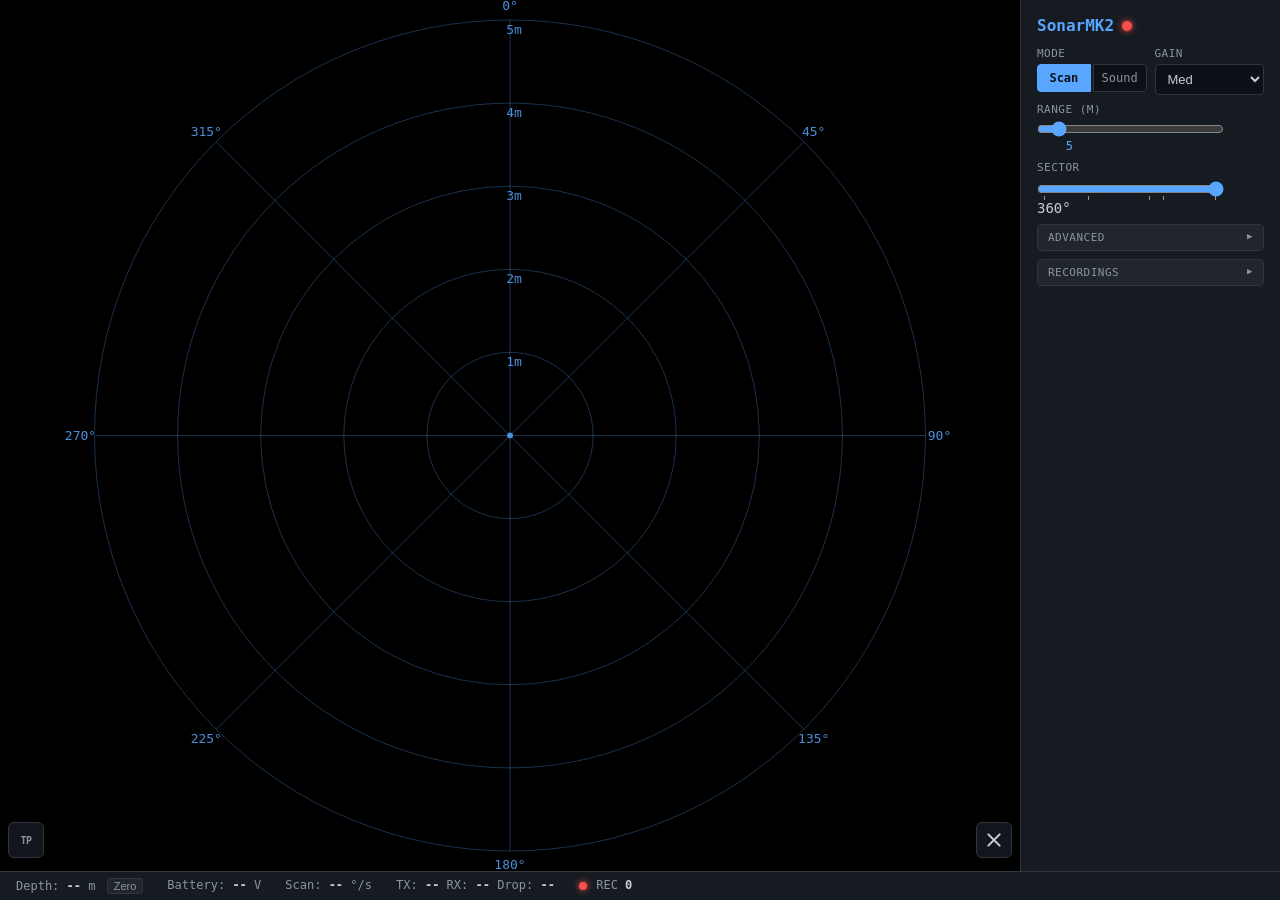
<file: Firmware/web/index.html>
<!DOCTYPE html>
<html lang="en">
<head>
    <meta charset="UTF-8">
    <meta name="viewport" content="width=device-width, initial-scale=1.0">
    <title>SonarMK2</title>
    <link rel="stylesheet" href="style.css">
</head>
<body>
    <div class="app">
        <div class="main-panel">
            <canvas id="sonar-canvas"></canvas>
        </div>
        <button id="test-pattern" class="float-btn test-btn" type="button" aria-label="Test pattern">TP</button>
        <button id="menu-toggle" class="float-btn menu-toggle" aria-label="Toggle menu">
            <span></span><span></span><span></span>
        </button>
        <div class="control-panel">
            <h2>SonarMK2 <span id="conn-indicator" class="indicator disconnected"></span></h2>

            <div class="inline-row">
                <div class="control-group">
                    <label>Mode</label>
                    <div class="radio-group" id="mode-select">
                        <label><input type="radio" name="mode" value="scan" checked> Scan</label>
                        <label><input type="radio" name="mode" value="sound"> Sound</label>
                    </div>
                </div>
                <div class="control-group">
                    <label>Gain</label>
                    <select id="gain">
                        <option value="0">Low</option>
                        <option value="1" selected>Med</option>
                        <option value="2">High</option>
                    </select>
                </div>
            </div>

            <div class="control-group">
                <label>Range (m)</label>
                <input type="range" id="range" min="1" max="50" value="5" step="1">
                <span id="range-val">5</span>
            </div>

            <div class="control-group sector-hide">
                <label>Sector</label>
                <input type="range" id="sector-slider" min="0" max="1000" value="1000" step="1" list="sector-ticks">
                <datalist id="sector-ticks">
                    <option value="0" label="10°"></option>
                    <option value="256" label="25°"></option>
                    <option value="613" label="90°"></option>
                    <option value="693" label="120°"></option>
                    <option value="1000" label="360°"></option>
                </datalist>
                <span id="sector-val">360&deg;</span>
            </div>

            <details class="advanced-section">
                <summary>Advanced</summary>
                <div class="adv-content">
                    <div class="control-group">
                        <label>Color Palette</label>
                        <select id="palette">
                            <option value="grayscale">Grayscale</option>
                            <option value="ocean">Ocean</option>
                            <option value="turbo" selected>Turbo</option>
                            <option value="hot">Hot</option>
                        </select>
                    </div>

                    <div class="control-group sector-hide">
                        <label>Display Offset</label>
                        <select id="offset-angle">
                            <option value="0" selected>0&deg;</option>
                            <option value="50">45&deg;</option>
                            <option value="100">90&deg;</option>
                            <option value="150">135&deg;</option>
                            <option value="200">180&deg;</option>
                            <option value="250">225&deg;</option>
                            <option value="300">270&deg;</option>
                            <option value="350">315&deg;</option>
                        </select>
                    </div>

                    <div class="control-group sector-hide">
                        <label class="mirror-label">
                            <input type="checkbox" id="mirror-display">
                            Mirror (inverted mount)
                        </label>
                    </div>

                    <div class="control-group sector-hide">
                        <label class="compass-label">
                            <input type="checkbox" id="compass-toggle">
                            Compass Bearing Ring
                        </label>
                    </div>

                    <div class="control-group">
                        <label>Samples</label>
                        <div class="radio-group" id="samples-select">
                            <label><input type="radio" name="samples" value="200" checked> 200</label>
                            <label><input type="radio" name="samples" value="600"> 600</label>
                            <label><input type="radio" name="samples" value="800"> 800</label>
                            <label><input type="radio" name="samples" value="1200"> 1200</label>
                        </div>
                    </div>

                    <div class="control-group">
                        <label>Water Type</label>
                        <div class="radio-group" id="water-type">
                            <label><input type="radio" name="water" value="salt" checked> Salt</label>
                            <label><input type="radio" name="water" value="fresh"> Fresh</label>
                        </div>
                    </div>

                    <div class="control-group param-display">
                        <label>Speed of Sound</label>
                        <span id="speed-of-sound" class="param-value">--</span>
                        <label>TX Duration</label>
                        <span id="tx-duration" class="param-value">--</span>
                        <label>Sample Period</label>
                        <span id="sample-period" class="param-value">--</span>
                    </div>

                    <div class="control-group reset-buttons">
                        <button id="reset-sonar" type="button">Reset Sonar</button>
                        <button id="reset-controller" type="button">Reset Controller</button>
                        <button id="reset-settings" type="button">Reset Settings</button>
                    </div>
                </div>
            </details>

            <details class="advanced-section recordings-section">
                <summary>Recordings</summary>
                <div class="adv-content">
                    <div id="session-list" class="session-list">
                        <div class="session-empty">No recordings yet</div>
                    </div>
                </div>
            </details>
        </div>
    </div>

    <div class="status-bar">
        <span>Depth: <b id="depth">--</b> m <button id="zero-depth" class="status-btn" type="button">Zero</button></span>
        <span>Battery: <b id="battery">--</b> V</span>
        <span>Scan: <b id="scan-rate">--</b> &deg;/s</span>
        <span>TX: <b id="ws-ok">--</b> RX: <b id="ws-rx">--</b> Drop: <b id="ws-drop">--</b></span>
        <span id="rec-indicator"><b class="rec-dot"></b> REC <b id="rec-count">0</b></span>
    </div>

    <script src="sonar.js"></script>
</body>
</html>
</file>
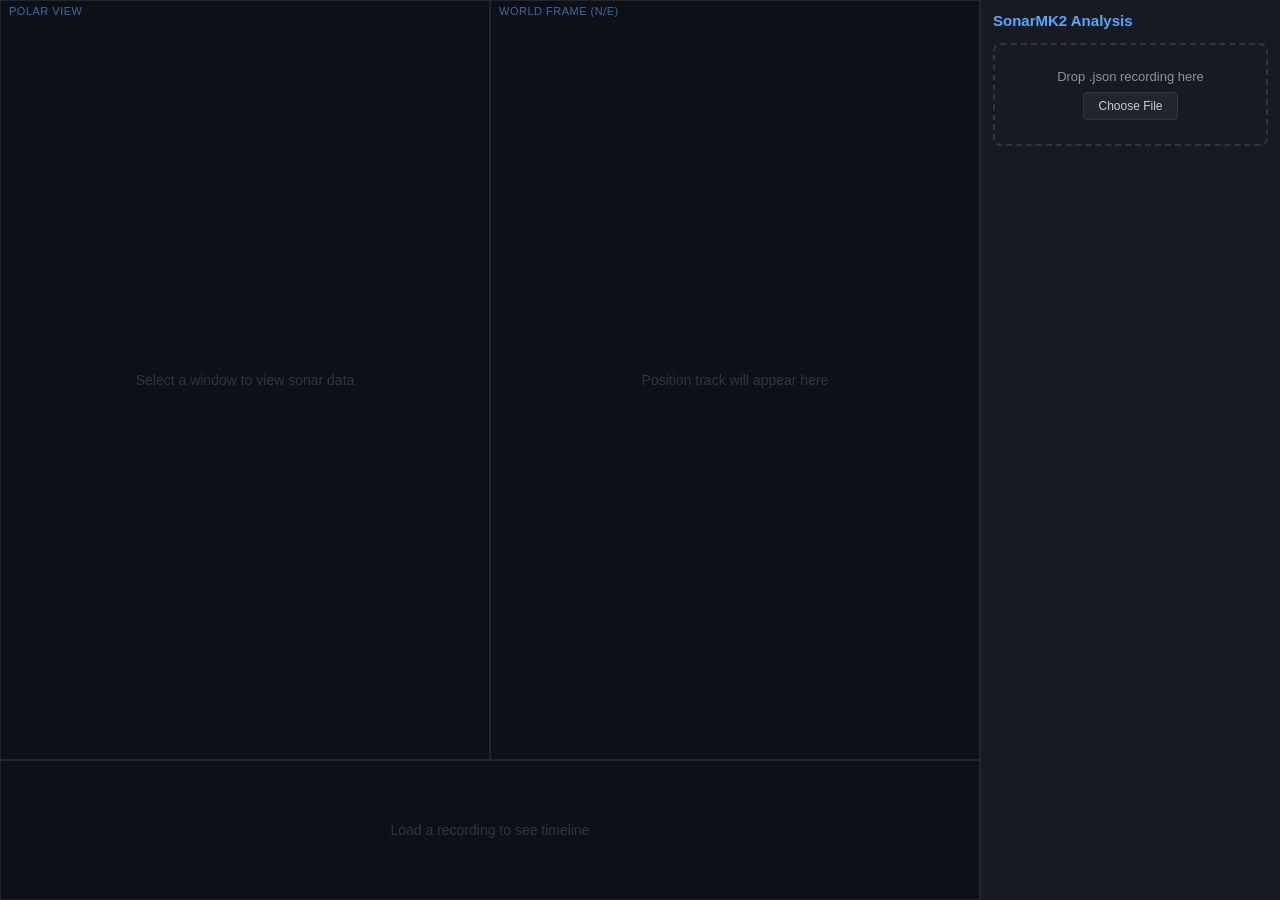
<file: Firmware/tools/analysis.html>
<!DOCTYPE html>
<html lang="en">
<head>
    <meta charset="UTF-8">
    <meta name="viewport" content="width=device-width, initial-scale=1.0">
    <title>SonarMK2 Analysis</title>
    <style>
        * { margin: 0; padding: 0; box-sizing: border-box; }
        body { background: #0a0e14; color: #c8ccd4; font-family: -apple-system, BlinkMacSystemFont, "Segoe UI", Helvetica, Arial, sans-serif; font-size: 13px; overflow: hidden; height: 100vh; }
        .app { display: flex; height: 100vh; }
        .main-area { flex: 1; display: flex; flex-direction: column; min-width: 0; }
        .viz-row { flex: 1; display: flex; min-height: 0; }
        .viz-panel { flex: 1; position: relative; background: #0d1117; border: 1px solid #21262d; min-width: 0; }
        .viz-panel canvas { width: 100%; height: 100%; display: block; }
        .panel-label { position: absolute; top: 4px; left: 8px; font-size: 11px; color: rgba(88, 166, 255, 0.6); text-transform: uppercase; letter-spacing: 0.5px; z-index: 1; pointer-events: none; }
        .timeline-panel { height: 140px; min-height: 140px; background: #0d1117; border: 1px solid #21262d; position: relative; cursor: pointer; }
        .timeline-panel canvas { width: 100%; height: 100%; display: block; }
        .sidebar { width: 300px; min-width: 300px; background: #161b22; padding: 12px; overflow-y: auto; display: flex; flex-direction: column; gap: 10px; border-left: 1px solid #21262d; }
        .sidebar h2 { font-size: 15px; color: #58a6ff; margin-bottom: 4px; }
        .file-drop { border: 2px dashed #30363d; border-radius: 8px; padding: 24px 12px; text-align: center; color: #8b949e; cursor: pointer; transition: border-color 0.2s; }
        .file-drop.dragover { border-color: #58a6ff; background: rgba(88, 166, 255, 0.05); }
        .file-drop button { background: #21262d; border: 1px solid #30363d; color: #c8ccd4; padding: 6px 14px; border-radius: 4px; cursor: pointer; margin-top: 8px; font-size: 12px; }
        .file-drop button:hover { background: #30363d; border-color: #58a6ff; }
        .info-grid { display: grid; grid-template-columns: auto 1fr; gap: 2px 8px; font-size: 12px; }
        .info-grid .label { color: #8b949e; }
        .info-grid .value { color: #c8ccd4; font-weight: 600; text-align: right; }
        .section-title { font-size: 11px; text-transform: uppercase; color: #8b949e; letter-spacing: 0.5px; margin-top: 4px; }
        .control-group { display: flex; flex-direction: column; gap: 4px; }
        .control-group label { font-size: 11px; color: #8b949e; text-transform: uppercase; letter-spacing: 0.5px; }
        .control-group select, .control-group input[type="number"] { background: #0d1117; border: 1px solid #30363d; color: #c8ccd4; padding: 6px 8px; border-radius: 4px; font-size: 12px; width: 100%; }
        .slider-row { display: flex; align-items: center; gap: 8px; }
        .slider-row input[type="range"] { flex: 1; accent-color: #58a6ff; }
        .slider-row .slider-val { font-size: 11px; color: #58a6ff; min-width: 40px; text-align: right; font-weight: 600; }
        .hidden { display: none !important; }
        .results-box { background: #0d1117; border: 1px solid #30363d; border-radius: 4px; padding: 8px; }
        .placeholder { display: flex; align-items: center; justify-content: center; height: 100%; color: #30363d; font-size: 14px; pointer-events: none; position: absolute; top: 0; left: 0; right: 0; bottom: 0; }
        .status-msg { position: fixed; top: 12px; left: 50%; transform: translateX(-50%); background: #161b22; border: 1px solid #30363d; padding: 6px 16px; border-radius: 4px; font-size: 12px; color: #58a6ff; z-index: 100; display: none; }
        .transport { display: flex; gap: 4px; align-items: center; }
        .transport button { width: 32px; height: 32px; background: #21262d; border: 1px solid #30363d; color: #c8ccd4; border-radius: 4px; cursor: pointer; font-size: 14px; display: flex; align-items: center; justify-content: center; }
        .transport button:hover { background: #30363d; border-color: #58a6ff; }
        .transport button:disabled { opacity: 0.4; cursor: default; }
        .transport button.active { background: #58a6ff; color: #0d1117; border-color: #58a6ff; }
        .transport select { background: #0d1117; border: 1px solid #30363d; color: #c8ccd4; padding: 4px 6px; border-radius: 4px; font-size: 12px; }
        .timeline-slider { margin-top: 4px; }
        .timeline-slider input[type="range"] { width: 100%; accent-color: #58a6ff; }
        .time-display { display: flex; justify-content: space-between; font-size: 11px; color: #8b949e; margin-top: 2px; }
    </style>
</head>
<body>
    <div class="status-msg" id="status-msg"></div>
    <div class="app">
        <div class="main-area">
            <div class="viz-row">
                <div class="viz-panel" id="polar-panel">
                    <div class="panel-label">Polar View</div>
                    <canvas id="polar-canvas"></canvas>
                    <div class="placeholder" id="polar-placeholder">Select a window to view sonar data</div>
                </div>
                <div class="viz-panel" id="world-panel">
                    <div class="panel-label">World Frame (N/E)</div>
                    <canvas id="world-canvas"></canvas>
                    <div class="placeholder" id="world-placeholder">Position track will appear here</div>
                </div>
            </div>
            <div class="timeline-panel" id="timeline-panel">
                <canvas id="timeline-canvas"></canvas>
                <div class="placeholder" id="timeline-placeholder">Load a recording to see timeline</div>
            </div>
        </div>
        <div class="sidebar">
            <h2>SonarMK2 Analysis</h2>

            <div class="file-drop" id="file-drop">
                Drop .json recording here
                <br>
                <button id="file-pick" type="button">Choose File</button>
                <input type="file" id="file-input" accept=".json" hidden>
            </div>

            <div id="session-info" class="hidden">
                <div class="section-title">Session</div>
                <div class="info-grid">
                    <span class="label">Date:</span><span class="value" id="s-date">--</span>
                    <span class="label">Duration:</span><span class="value" id="s-duration">--</span>
                    <span class="label">Records:</span><span class="value" id="s-records">--</span>
                    <span class="label">Windows:</span><span class="value" id="s-windows">--</span>
                </div>
            </div>

            <div id="window-controls" class="hidden">
                <div class="control-group">
                    <label for="window-select">Config Window</label>
                    <select id="window-select"></select>
                </div>
                <div id="window-info" class="info-grid" style="margin-top: 4px;">
                    <span class="label">Duration:</span><span class="value" id="w-duration">--</span>
                    <span class="label">Sonar recs:</span><span class="value" id="w-sonar">--</span>
                    <span class="label">Range:</span><span class="value" id="w-range">--</span>
                    <span class="label">Heading:</span><span class="value" id="w-heading">--</span>
                    <span class="label">Hdg std:</span><span class="value" id="w-hdgstd">--</span>
                </div>
            </div>

            <div id="playback-controls" class="hidden">
                <div class="section-title">Playback</div>
                <div class="transport">
                    <button id="btn-play" type="button" title="Play">&#x25B6;</button>
                    <button id="btn-pause" type="button" title="Pause" disabled>&#x23F8;</button>
                    <button id="btn-stop" type="button" title="Stop">&#x25A0;</button>
                    <select id="speed-select">
                        <option value="0.5">0.5x</option>
                        <option value="1" selected>1x</option>
                        <option value="2">2x</option>
                        <option value="5">5x</option>
                        <option value="10">10x</option>
                        <option value="50">50x</option>
                    </select>
                </div>
                <div class="timeline-slider">
                    <input type="range" id="pb-timeline" min="0" max="1000" value="0" step="1">
                    <div class="time-display">
                        <span id="pb-time-current">00:00</span>
                        <span id="pb-time-total">00:00</span>
                    </div>
                </div>
            </div>

            <div id="current-display" class="hidden">
                <div class="section-title">Current</div>
                <div class="info-grid">
                    <span class="label">Position:</span><span class="value" id="c-position">--</span>
                    <span class="label">Heading:</span><span class="value" id="c-heading">--</span>
                    <span class="label">Objects:</span><span class="value" id="c-objects">--</span>
                    <span class="label">Matches:</span><span class="value" id="c-matches">--</span>
                    <span class="label">Sweep disp:</span><span class="value" id="c-sweepdisp">--</span>
                </div>
            </div>

            <div id="feature-controls" class="hidden">
                <div class="section-title">Feature Detection</div>
                <div class="control-group">
                    <label for="s-threshold">Intensity Threshold</label>
                    <div class="slider-row">
                        <input type="range" id="s-threshold" min="20" max="220" value="80" step="5">
                        <span class="slider-val" id="v-threshold">80</span>
                    </div>
                </div>
                <div class="control-group">
                    <label for="s-minrange">Min Range (mm)</label>
                    <div class="slider-row">
                        <input type="range" id="s-minrange" min="100" max="3000" value="500" step="50">
                        <span class="slider-val" id="v-minrange">500</span>
                    </div>
                </div>
                <div class="control-group">
                    <label for="s-minwidth">Min Peak Width (samples)</label>
                    <div class="slider-row">
                        <input type="range" id="s-minwidth" min="1" max="10" value="2" step="1">
                        <span class="slider-val" id="v-minwidth">2</span>
                    </div>
                </div>

                <div class="section-title" style="margin-top: 6px;">Object Formation</div>
                <div class="control-group">
                    <label for="s-objmerge">Object Merge Tolerance (mm)</label>
                    <div class="slider-row">
                        <input type="range" id="s-objmerge" min="100" max="2000" value="300" step="50">
                        <span class="slider-val" id="v-objmerge">300</span>
                    </div>
                </div>
                <div class="control-group">
                    <label for="s-minobjwidth">Min Object Width (gradians)</label>
                    <div class="slider-row">
                        <input type="range" id="s-minobjwidth" min="1" max="10" value="2" step="1">
                        <span class="slider-val" id="v-minobjwidth">2</span>
                    </div>
                </div>

                <div class="section-title" style="margin-top: 6px;">Tracking</div>
                <div class="control-group">
                    <label for="s-matchradius">World Match Radius (mm)</label>
                    <div class="slider-row">
                        <input type="range" id="s-matchradius" min="500" max="10000" value="2000" step="100">
                        <span class="slider-val" id="v-matchradius">2000</span>
                    </div>
                </div>
                <div class="control-group">
                    <label for="s-featureage">Feature Display Age (s)</label>
                    <div class="slider-row">
                        <input type="range" id="s-featureage" min="2" max="60" value="15" step="1">
                        <span class="slider-val" id="v-featureage">15</span>
                    </div>
                </div>
                <div class="control-group">
                    <label for="palette">Color Palette</label>
                    <select id="palette">
                        <option value="grayscale">Grayscale</option>
                        <option value="ocean">Ocean</option>
                        <option value="turbo" selected>Turbo</option>
                        <option value="hot">Hot</option>
                    </select>
                </div>
            </div>

            <div id="results-panel" class="hidden">
                <div class="section-title">Results</div>
                <div class="results-box">
                    <div class="info-grid">
                        <span class="label">Objects:</span><span class="value" id="r-objects">--</span>
                        <span class="label">Tracked:</span><span class="value" id="r-tracked">--</span>
                        <span class="label">Matches:</span><span class="value" id="r-matches">--</span>
                        <span class="label">Sweep steps:</span><span class="value" id="r-steps">--</span>
                        <span class="label">Displacement:</span><span class="value" id="r-displacement">--</span>
                        <span class="label">Drift rate:</span><span class="value" id="r-drift">--</span>
                        <span class="label">Path length:</span><span class="value" id="r-pathlength">--</span>
                    </div>
                </div>
            </div>
        </div>
    </div>

<script>
(function () {
    "use strict";

    /* ================================================================
       COLOR PALETTES
       ================================================================ */

    function buildPalette(fn) {
        var lut = new Uint8Array(256 * 4);
        for (var i = 0; i < 256; i++) {
            var rgba = fn(i);
            lut[i * 4] = rgba[0]; lut[i * 4 + 1] = rgba[1];
            lut[i * 4 + 2] = rgba[2]; lut[i * 4 + 3] = rgba[3];
        }
        return lut;
    }

    var palettes = {
        grayscale: buildPalette(function (v) { return [v, v, v, 255]; }),
        ocean: buildPalette(function (v) {
            var t = v / 255;
            if (t < 0.5) { var s = t * 2; return [0, Math.round(s * 100), Math.round(50 + s * 205), 255]; }
            var s2 = (t - 0.5) * 2;
            return [Math.round(s2 * 255), Math.round(100 + s2 * 155), Math.round(255 - s2 * 55), 255];
        }),
        turbo: buildPalette(function (v) {
            var stops = [
                [0, 48, 18, 59], [0.13, 69, 91, 205], [0.25, 40, 165, 225],
                [0.38, 34, 221, 165], [0.5, 121, 252, 76], [0.63, 213, 237, 36],
                [0.75, 249, 176, 14], [0.88, 239, 90, 17], [1, 122, 4, 3]
            ];
            var t = v / 255, idx = 0;
            while (idx < stops.length - 2 && stops[idx + 1][0] < t) idx++;
            var s0 = stops[idx], s1 = stops[idx + 1], f = (t - s0[0]) / (s1[0] - s0[0]);
            return [Math.round(s0[1] + f * (s1[1] - s0[1])), Math.round(s0[2] + f * (s1[2] - s0[2])), Math.round(s0[3] + f * (s1[3] - s0[3])), 255];
        }),
        hot: buildPalette(function (v) {
            var t = v / 255;
            if (t < 0.33) return [Math.round(t / 0.33 * 255), 0, 0, 255];
            if (t < 0.66) return [255, Math.round((t - 0.33) / 0.33 * 255), 0, 255];
            return [255, 255, Math.round((t - 0.66) / 0.34 * 255), 255];
        })
    };

    var currentPalette = palettes.turbo;
    var colorLUT = new Array(256);
    function rebuildColorLUT() {
        for (var i = 0; i < 256; i++) {
            colorLUT[i] = "rgb(" + currentPalette[i * 4] + "," + currentPalette[i * 4 + 1] + "," + currentPalette[i * 4 + 2] + ")";
        }
    }
    rebuildColorLUT();

    /* ================================================================
       UTILITY FUNCTIONS
       ================================================================ */

    function base64ToUint8(b64) {
        var bin = atob(b64);
        var u8 = new Uint8Array(bin.length);
        for (var i = 0; i < bin.length; i++) u8[i] = bin.charCodeAt(i);
        return u8;
    }

    function formatTime(ms) {
        var totalSec = Math.floor(ms / 1000);
        var m = Math.floor(totalSec / 60);
        var s = totalSec % 60;
        return ("0" + m).slice(-2) + ":" + ("0" + s).slice(-2);
    }

    function formatTimeSec(ms) { return (ms / 1000).toFixed(1) + "s"; }
    function formatDate(ts) { return new Date(ts).toLocaleString(); }

    function showStatus(msg) {
        var el = document.getElementById("status-msg");
        el.textContent = msg;
        el.style.display = msg ? "block" : "none";
    }

    function circularMean(angles) {
        var sinSum = 0, cosSum = 0;
        for (var i = 0; i < angles.length; i++) {
            sinSum += Math.sin(angles[i] * Math.PI / 180);
            cosSum += Math.cos(angles[i] * Math.PI / 180);
        }
        var mean = Math.atan2(sinSum / angles.length, cosSum / angles.length) * 180 / Math.PI;
        if (mean < 0) mean += 360;
        return mean;
    }

    function circularStd(angles) {
        var sinSum = 0, cosSum = 0;
        for (var i = 0; i < angles.length; i++) {
            sinSum += Math.sin(angles[i] * Math.PI / 180);
            cosSum += Math.cos(angles[i] * Math.PI / 180);
        }
        var R = Math.hypot(sinSum, cosSum) / angles.length;
        if (R > 0.9999) return 0;
        return Math.sqrt(-2 * Math.log(R)) * 180 / Math.PI;
    }

    /* ================================================================
       STATE
       ================================================================ */

    var recording = null;
    var windows = [];
    var selectedWindowIdx = -1;

    /* Analysis result for selected window */
    var analysis = null;
    /* {
        pings, objects, trackedObjects, objectMatches,
        sweepSegments, track,
        totalObjects, totalTracked, totalMatches,
        totalDisplacement, pathLength
    } */

    /* Settings */
    var settings = {
        threshold: 80,
        minRange: 500,
        minWidth: 2,
        objectMergeTol: 300,
        minObjectWidth: 2,
        worldMatchRadius: 2000,
        featureAge: 15
    };

    /* Playback state */
    var playbackState = "stopped";
    var playbackTime = 0;
    var playbackSpeed = 1;
    var lastFrameTs = 0;
    var renderIndex = 0;
    var sonarStore = new Array(400);

    var MIN_GAP_MS = 1000;
    var MAX_ANGLE_GAP = 2; /* max gradian gap to merge into same object */

    /* ================================================================
       CANVAS SETUP
       ================================================================ */

    var polarCanvas = document.getElementById("polar-canvas");
    var polarCtx = polarCanvas.getContext("2d");
    var polarOff = document.createElement("canvas");
    var polarOffCtx = polarOff.getContext("2d");

    var worldCanvas = document.getElementById("world-canvas");
    var worldCtx = worldCanvas.getContext("2d");

    var tlCanvas = document.getElementById("timeline-canvas");
    var tlCtx = tlCanvas.getContext("2d");

    var polarW = 2, polarH = 2, worldW = 2, worldH = 2, tlW = 2, tlH = 2;
    var needsRedraw = { polar: true, world: true, timeline: true };

    function resizeAll() {
        var polarPanel = document.getElementById("polar-panel");
        var worldPanel = document.getElementById("world-panel");
        var tlPanel = document.getElementById("timeline-panel");

        polarW = polarPanel.clientWidth; polarH = polarPanel.clientHeight;
        polarCanvas.width = polarW; polarCanvas.height = polarH;
        polarOff.width = polarW; polarOff.height = polarH;

        worldW = worldPanel.clientWidth; worldH = worldPanel.clientHeight;
        worldCanvas.width = worldW; worldCanvas.height = worldH;

        tlW = tlPanel.clientWidth; tlH = tlPanel.clientHeight;
        tlCanvas.width = tlW; tlCanvas.height = tlH;

        needsRedraw.polar = true;
        needsRedraw.world = true;
        needsRedraw.timeline = true;
    }

    /* ================================================================
       DATA PIPELINE - STEP 1: PARSE & SEGMENT
       ================================================================ */

    function segmentWindows(data) {
        var wins = [];
        var curConfig = JSON.parse(JSON.stringify(data.initial_config));
        var curRecords = [];

        for (var i = 0; i < data.records.length; i++) {
            var rec = data.records[i];
            if (rec.type === "config") {
                if (curRecords.length > 0) {
                    wins.push({
                        config: JSON.parse(JSON.stringify(curConfig)),
                        startTime: curRecords[0].t,
                        endTime: rec.t,
                        records: curRecords
                    });
                }
                var keys = Object.keys(rec);
                for (var j = 0; j < keys.length; j++) {
                    if (keys[j] !== "t" && keys[j] !== "type") curConfig[keys[j]] = rec[keys[j]];
                }
                curRecords = [];
            } else {
                curRecords.push(rec);
            }
        }
        if (curRecords.length > 0) {
            wins.push({
                config: JSON.parse(JSON.stringify(curConfig)),
                startTime: curRecords[0].t,
                endTime: data.duration_ms,
                records: curRecords
            });
        }

        for (var w = 0; w < wins.length; w++) {
            var win = wins[w];
            win.id = w;
            win.duration = win.endTime - win.startTime;
            win.sonarCount = 0;
            var headings = [];
            for (var r = 0; r < win.records.length; r++) {
                if (win.records[r].type === "sonar") {
                    win.sonarCount++;
                    if (win.records[r].heading != null) headings.push(win.records[r].heading);
                }
            }
            win.headingMean = headings.length > 0 ? circularMean(headings) : null;
            win.headingStd = headings.length > 2 ? circularStd(headings) : null;
            win.viable = win.sonarCount >= 10 && win.duration >= 5000;
        }
        return wins;
    }

    /* ================================================================
       DATA PIPELINE - PHASE A: PEAK DETECTION PER PING
       ================================================================ */

    function detectPeaks(data, numSamples, rangeMm) {
        var mmPerSample = rangeMm / numSamples;
        var minSample = Math.floor(settings.minRange / mmPerSample);
        var threshold = settings.threshold;
        var minWidth = settings.minWidth;
        var peaks = [];

        for (var i = minSample + 1; i < numSamples - 1; i++) {
            if (data[i] >= threshold && data[i] >= data[i - 1] && data[i] >= data[i + 1]) {
                var halfTh = Math.floor(threshold / 2);
                var left = i, right = i;
                while (left > minSample && data[left - 1] > halfTh) left--;
                while (right < numSamples - 1 && data[right + 1] > halfTh) right++;
                var width = right - left + 1;

                if (width >= minWidth) {
                    peaks.push({
                        sample: i,
                        range_mm: i * mmPerSample,
                        intensity: data[i],
                        width: width
                    });
                    i = right;
                }
            }
        }
        return peaks;
    }

    /* ================================================================
       DATA PIPELINE - PHASE B: 2D OBJECT FORMATION
       Groups adjacent-angle peaks at similar ranges into objects
       ================================================================ */

    function closeObject(obj, pings) {
        /* Normalize so startAngle <= endAngle (backward scans have start > end) */
        if (obj.startAngle > obj.endAngle) {
            var tmp = obj.startAngle;
            obj.startAngle = obj.endAngle;
            obj.endAngle = tmp;
        }

        var midAngle = (obj.startAngle + obj.endAngle) / 2;
        /* Find ping closest to midpoint angle to get heading */
        var bestPing = null;
        var bestAngleDist = Infinity;
        for (var i = obj.firstPingIdx; i <= obj.lastPingIdx && i < pings.length; i++) {
            var d = Math.abs(pings[i].angle - midAngle);
            if (d < bestAngleDist) { bestAngleDist = d; bestPing = pings[i]; }
        }
        var headingAtMid = bestPing ? bestPing.heading : 0;
        var angularWidthGrad = obj.endAngle - obj.startAngle + 1;
        var angularWidthRad = angularWidthGrad * 2 * Math.PI / 400;
        var worldBearing = ((headingAtMid + midAngle * 0.9) % 360 + 360) % 360;

        obj.angularWidthGrad = angularWidthGrad;
        obj.angularWidthDeg = angularWidthGrad * 0.9;
        obj.physicalWidth = angularWidthRad * obj.rangeMean;
        obj.rangeExtent = obj.rangeMax - obj.rangeMin;
        obj.worldBearing = worldBearing;
        obj.headingAtMid = headingAtMid;
        obj.meanIntensity = obj.numPeaks > 0 ? obj.sumIntensity / obj.numPeaks : 0;
        obj.tMid = bestPing ? bestPing.t : obj.tFirst;
        return obj;
    }

    function formObjects(pings) {
        var objects = [];
        var openObjects = [];
        var lastAngle = null;
        var lastDir = 0; /* 1 = ascending, -1 = descending */

        for (var pi = 0; pi < pings.length; pi++) {
            var ping = pings[pi];
            var angle = ping.angle;

            /* Detect direction change or wrap → close all open objects */
            if (lastAngle !== null) {
                var rawDiff = angle - lastAngle;
                /* Handle wrap-around (399→0 or 0→399) */
                var isWrap = Math.abs(rawDiff) > 200;
                if (isWrap) {
                    /* Close all open objects on wrap */
                    for (var oi = 0; oi < openObjects.length; oi++) {
                        var closed = closeObject(openObjects[oi], pings);
                        if (closed.numPeaks >= settings.minObjectWidth) objects.push(closed);
                    }
                    openObjects = [];
                } else {
                    var dir = rawDiff > 0 ? 1 : (rawDiff < 0 ? -1 : 0);
                    if (dir !== 0 && lastDir !== 0 && dir !== lastDir) {
                        /* Direction reversal → close all */
                        for (var oi2 = 0; oi2 < openObjects.length; oi2++) {
                            var closed2 = closeObject(openObjects[oi2], pings);
                            if (closed2.numPeaks >= settings.minObjectWidth) objects.push(closed2);
                        }
                        openObjects = [];
                    }
                    if (dir !== 0) lastDir = dir;
                }
            }

            /* Close objects that are too far behind the current angle */
            var stillOpen = [];
            for (var oi3 = 0; oi3 < openObjects.length; oi3++) {
                var gap = Math.abs(angle - openObjects[oi3].endAngle);
                if (gap > MAX_ANGLE_GAP) {
                    var closed3 = closeObject(openObjects[oi3], pings);
                    if (closed3.numPeaks >= settings.minObjectWidth) objects.push(closed3);
                } else {
                    stillOpen.push(openObjects[oi3]);
                }
            }
            openObjects = stillOpen;

            /* Detect peaks for this ping */
            var peaks = detectPeaks(ping.decoded_data, ping.num_samples, ping.range_mm);
            var peakUsed = new Array(peaks.length);
            for (var pk = 0; pk < peaks.length; pk++) peakUsed[pk] = false;

            /* Try to extend open objects with matching peaks */
            for (var oi4 = 0; oi4 < openObjects.length; oi4++) {
                var obj = openObjects[oi4];
                var bestPk = -1;
                var bestDist = settings.objectMergeTol;
                for (var pk2 = 0; pk2 < peaks.length; pk2++) {
                    if (peakUsed[pk2]) continue;
                    var rd = Math.abs(peaks[pk2].range_mm - obj.rangeMean);
                    if (rd >= bestDist) continue;
                    /* Prevent range drift: total extent must stay within tolerance */
                    var newMin = Math.min(obj.rangeMin, peaks[pk2].range_mm);
                    var newMax = Math.max(obj.rangeMax, peaks[pk2].range_mm);
                    if (newMax - newMin > settings.objectMergeTol) continue;
                    bestDist = rd;
                    bestPk = pk2;
                }
                if (bestPk >= 0) {
                    peakUsed[bestPk] = true;
                    /* Extend object */
                    var p = peaks[bestPk];
                    obj.endAngle = angle;
                    var n = obj.numPeaks;
                    obj.rangeMean = (obj.rangeMean * n + p.range_mm) / (n + 1);
                    if (p.range_mm < obj.rangeMin) obj.rangeMin = p.range_mm;
                    if (p.range_mm > obj.rangeMax) obj.rangeMax = p.range_mm;
                    if (p.intensity > obj.peakIntensity) obj.peakIntensity = p.intensity;
                    obj.sumIntensity += p.intensity;
                    obj.numPeaks++;
                    obj.lastPingIdx = pi;
                    obj.tLast = ping.t;
                }
            }

            /* Start new objects from unmatched peaks */
            for (var pk3 = 0; pk3 < peaks.length; pk3++) {
                if (peakUsed[pk3]) continue;
                var p2 = peaks[pk3];
                openObjects.push({
                    startAngle: angle,
                    endAngle: angle,
                    rangeMean: p2.range_mm,
                    rangeMin: p2.range_mm,
                    rangeMax: p2.range_mm,
                    peakIntensity: p2.intensity,
                    sumIntensity: p2.intensity,
                    numPeaks: 1,
                    firstPingIdx: pi,
                    lastPingIdx: pi,
                    tFirst: ping.t,
                    tLast: ping.t,
                    sweepIndex: -1 /* set later */
                });
            }

            lastAngle = angle;
        }

        /* Close remaining open objects */
        for (var oi5 = 0; oi5 < openObjects.length; oi5++) {
            var closed4 = closeObject(openObjects[oi5], pings);
            if (closed4.numPeaks >= settings.minObjectWidth) objects.push(closed4);
        }

        /* Sort by time */
        objects.sort(function (a, b) { return a.tMid - b.tMid; });

        /* Assign sweep indices: each direction reversal/wrap starts a new sweep segment */
        var sweepIdx = 0;
        var sweepBounds = []; /* [{startTime, endTime, objectCount}] */
        var prevDir = 0;
        var prevAngle2 = null;
        var sweepStartTime = pings.length > 0 ? pings[0].t : 0;
        var sweepObjectStart = 0;

        for (var pi2 = 0; pi2 < pings.length; pi2++) {
            var a = pings[pi2].angle;
            if (prevAngle2 !== null) {
                var rd2 = a - prevAngle2;
                var isWrap2 = Math.abs(rd2) > 200;
                var dir2 = rd2 > 0 ? 1 : (rd2 < 0 ? -1 : 0);
                if (isWrap2 || (dir2 !== 0 && prevDir !== 0 && dir2 !== prevDir)) {
                    sweepBounds.push({
                        index: sweepIdx,
                        startTime: sweepStartTime,
                        endTime: pings[pi2].t
                    });
                    sweepIdx++;
                    sweepStartTime = pings[pi2].t;
                }
                if (dir2 !== 0) prevDir = dir2;
            }
            prevAngle2 = a;
        }
        /* Final sweep segment */
        if (pings.length > 0) {
            sweepBounds.push({
                index: sweepIdx,
                startTime: sweepStartTime,
                endTime: pings[pings.length - 1].t
            });
        }

        /* Assign sweep index to each object based on its time */
        for (var oi6 = 0; oi6 < objects.length; oi6++) {
            for (var si = 0; si < sweepBounds.length; si++) {
                if (objects[oi6].tMid >= sweepBounds[si].startTime &&
                    (si === sweepBounds.length - 1 || objects[oi6].tMid < sweepBounds[si + 1].startTime)) {
                    objects[oi6].sweepIndex = sweepBounds[si].index;
                    break;
                }
            }
        }

        return { objects: objects, sweepBounds: sweepBounds };
    }

    /* ================================================================
       DATA PIPELINE - PHASE C: OBJECT TRACKING & MATCHING
       Match objects across sweep segments by world proximity + characteristics
       ================================================================ */

    function trackObjects(objects, sweepBounds) {
        var trackedObjects = [];
        var objectMatches = [];
        var sweepDisplacements = []; /* one per sweep segment with valid displacement */
        var nextId = 0;

        /* Current sonar position estimate (accumulated) */
        var sonarX = 0, sonarY = 0;

        /* Track: position over time */
        var track = [];
        if (sweepBounds.length > 0) {
            track.push({ t: sweepBounds[0].startTime, x: 0, y: 0 });
        }

        /* Process sweep segments in order */
        for (var si = 0; si < sweepBounds.length; si++) {
            var sw = sweepBounds[si];

            /* Collect objects for this sweep */
            var sweepObjs = [];
            for (var oi = 0; oi < objects.length; oi++) {
                if (objects[oi].sweepIndex === sw.index) {
                    sweepObjs.push(objects[oi]);
                }
            }

            /* Compute world positions for each object in this sweep */
            for (var oi2 = 0; oi2 < sweepObjs.length; oi2++) {
                var obj = sweepObjs[oi2];
                var bRad = obj.worldBearing * Math.PI / 180;
                obj.worldX = sonarX + obj.rangeMean * Math.sin(bRad);
                obj.worldY = sonarY + obj.rangeMean * Math.cos(bRad);
            }

            /* Match against tracked objects */
            var sweepMatchCount = 0;
            var displacementEstimates = [];
            var matchedTrackedIds = {}; /* prevent double-matching */

            for (var oi3 = 0; oi3 < sweepObjs.length; oi3++) {
                var cur = sweepObjs[oi3];
                var bestTracked = -1;
                var bestWorldDist = settings.worldMatchRadius;

                for (var ti = 0; ti < trackedObjects.length; ti++) {
                    var tr = trackedObjects[ti];
                    if (matchedTrackedIds[tr.id]) continue;

                    /* Time gap check */
                    var dt = cur.tMid - tr.timestamp;
                    if (dt < MIN_GAP_MS) continue;

                    /* World distance */
                    var wdx = cur.worldX - tr.worldX;
                    var wdy = cur.worldY - tr.worldY;
                    var wdist = Math.sqrt(wdx * wdx + wdy * wdy);
                    if (wdist >= bestWorldDist) continue;

                    /* Size similarity: physical width ratio between 0.3x and 3x */
                    var widthRatio = cur.physicalWidth / (tr.physicalWidth || 1);
                    if (widthRatio < 0.3 || widthRatio > 3) continue;

                    /* Intensity similarity: peak intensity within 100 */
                    if (Math.abs(cur.peakIntensity - tr.peakIntensity) > 100) continue;

                    bestWorldDist = wdist;
                    bestTracked = ti;
                }

                if (bestTracked >= 0) {
                    var matched = trackedObjects[bestTracked];
                    matchedTrackedIds[matched.id] = true;

                    /* Compute displacement from this match */
                    var oldBRad = matched.worldBearing * Math.PI / 180;
                    var newBRad = cur.worldBearing * Math.PI / 180;
                    var dx_i = matched.rangeMean * Math.sin(oldBRad) - cur.rangeMean * Math.sin(newBRad);
                    var dy_i = matched.rangeMean * Math.cos(oldBRad) - cur.rangeMean * Math.cos(newBRad);

                    displacementEstimates.push({ dx: dx_i, dy: dy_i });
                    sweepMatchCount++;
                    cur.matchedToId = matched.id;

                    objectMatches.push({
                        t: cur.tMid,
                        objectId: matched.id,
                        rangeOld: matched.rangeMean,
                        rangeNew: cur.rangeMean,
                        bearingOld: matched.worldBearing,
                        bearingNew: cur.worldBearing,
                        dx: dx_i,
                        dy: dy_i
                    });

                    /* Update tracked object */
                    matched.worldBearing = cur.worldBearing;
                    matched.rangeMean = cur.rangeMean;
                    matched.physicalWidth = cur.physicalWidth;
                    matched.peakIntensity = cur.peakIntensity;
                    matched.timestamp = cur.tMid;
                    matched.matchCount++;
                } else {
                    cur.matchedToId = -1;
                }
            }

            /* Compute sweep displacement from matched pairs */
            if (displacementEstimates.length >= 3) {
                /* Compute mean displacement */
                var meanDx = 0, meanDy = 0;
                for (var di = 0; di < displacementEstimates.length; di++) {
                    meanDx += displacementEstimates[di].dx;
                    meanDy += displacementEstimates[di].dy;
                }
                meanDx /= displacementEstimates.length;
                meanDy /= displacementEstimates.length;

                /* Outlier rejection: remove > 2 sigma, recompute */
                var varX = 0, varY = 0;
                for (var di2 = 0; di2 < displacementEstimates.length; di2++) {
                    varX += (displacementEstimates[di2].dx - meanDx) * (displacementEstimates[di2].dx - meanDx);
                    varY += (displacementEstimates[di2].dy - meanDy) * (displacementEstimates[di2].dy - meanDy);
                }
                var sigmaX = Math.sqrt(varX / displacementEstimates.length);
                var sigmaY = Math.sqrt(varY / displacementEstimates.length);
                var thresh2x = sigmaX * 2, thresh2y = sigmaY * 2;

                var filteredDx = 0, filteredDy = 0, filteredCount = 0;
                for (var di3 = 0; di3 < displacementEstimates.length; di3++) {
                    var de = displacementEstimates[di3];
                    if (Math.abs(de.dx - meanDx) <= thresh2x + 1 && Math.abs(de.dy - meanDy) <= thresh2y + 1) {
                        filteredDx += de.dx;
                        filteredDy += de.dy;
                        filteredCount++;
                    }
                }

                if (filteredCount >= 2) {
                    var finalDx = filteredDx / filteredCount;
                    var finalDy = filteredDy / filteredCount;
                    sonarX += finalDx;
                    sonarY += finalDy;

                    sweepDisplacements.push({
                        sweepIndex: sw.index,
                        tMid: (sw.startTime + sw.endTime) / 2,
                        dx: finalDx,
                        dy: finalDy,
                        dist: Math.sqrt(finalDx * finalDx + finalDy * finalDy),
                        matchCount: sweepMatchCount,
                        usedCount: filteredCount
                    });

                    track.push({ t: (sw.startTime + sw.endTime) / 2, x: sonarX, y: sonarY });

                    /* Update tracked objects' world positions with corrected sonar pos */
                    for (var ti2 = 0; ti2 < trackedObjects.length; ti2++) {
                        var tr2 = trackedObjects[ti2];
                        if (tr2.timestamp === 0) continue;
                        /* Only update objects that were matched in this sweep */
                        /* (their worldX/Y were computed with old sonar pos) */
                    }
                }
            }

            /* Add unmatched objects as new tracked objects */
            for (var oi4 = 0; oi4 < sweepObjs.length; oi4++) {
                if (sweepObjs[oi4].matchedToId === -1) {
                    /* Recompute world pos with current sonar position */
                    var uobj = sweepObjs[oi4];
                    var ubRad = uobj.worldBearing * Math.PI / 180;
                    uobj.worldX = sonarX + uobj.rangeMean * Math.sin(ubRad);
                    uobj.worldY = sonarY + uobj.rangeMean * Math.cos(ubRad);

                    trackedObjects.push({
                        id: nextId++,
                        worldX: uobj.worldX,
                        worldY: uobj.worldY,
                        physicalWidth: uobj.physicalWidth,
                        peakIntensity: uobj.peakIntensity,
                        rangeMean: uobj.rangeMean,
                        worldBearing: uobj.worldBearing,
                        timestamp: uobj.tMid,
                        matchCount: 0
                    });
                }
            }

            /* Update matched tracked objects' world positions with latest sonar position */
            for (var oi5 = 0; oi5 < sweepObjs.length; oi5++) {
                var mobj = sweepObjs[oi5];
                if (mobj.matchedToId >= 0) {
                    var mbRad = mobj.worldBearing * Math.PI / 180;
                    var newWx = sonarX + mobj.rangeMean * Math.sin(mbRad);
                    var newWy = sonarY + mobj.rangeMean * Math.cos(mbRad);
                    /* Find and update the tracked object */
                    for (var ti3 = 0; ti3 < trackedObjects.length; ti3++) {
                        if (trackedObjects[ti3].id === mobj.matchedToId) {
                            trackedObjects[ti3].worldX = newWx;
                            trackedObjects[ti3].worldY = newWy;
                            break;
                        }
                    }
                    mobj.worldX = newWx;
                    mobj.worldY = newWy;
                }
            }
        }

        return {
            trackedObjects: trackedObjects,
            objectMatches: objectMatches,
            sweepDisplacements: sweepDisplacements,
            track: track
        };
    }

    /* ================================================================
       STEP 3: POSITION INTERPOLATION
       ================================================================ */

    function interpolatePosition(track, t) {
        if (!track || track.length === 0) return { x: 0, y: 0 };
        if (t <= track[0].t) return { x: track[0].x, y: track[0].y };
        if (t >= track[track.length - 1].t) {
            var last = track[track.length - 1];
            return { x: last.x, y: last.y };
        }

        var lo = 0, hi = track.length - 1;
        while (lo < hi - 1) {
            var mid = (lo + hi) >> 1;
            if (track[mid].t <= t) lo = mid;
            else hi = mid;
        }

        var dt = track[hi].t - track[lo].t;
        if (dt <= 0) return { x: track[lo].x, y: track[lo].y };
        var f = (t - track[lo].t) / dt;
        return {
            x: track[lo].x + f * (track[hi].x - track[lo].x),
            y: track[lo].y + f * (track[hi].y - track[lo].y)
        };
    }

    /* ================================================================
       ANALYSIS ORCHESTRATOR
       ================================================================ */

    function preprocessWindow(win) {
        var pings = [];

        /* Build pings with decoded data */
        for (var i = 0; i < win.records.length; i++) {
            var rec = win.records[i];
            if (rec.type !== "sonar") continue;
            pings.push({
                t: rec.t,
                angle: rec.angle,
                heading: rec.heading != null ? rec.heading : 0,
                num_samples: rec.num_samples,
                range_mm: rec.range_mm,
                decoded_data: base64ToUint8(rec.intensity)
            });
        }

        /* Phase B: form 2D objects */
        var formResult = formObjects(pings);

        /* Phase C: track objects across sweep segments */
        var trackResult = trackObjects(formResult.objects, formResult.sweepBounds);

        /* Compute totals */
        var totalDisplacement = 0;
        var pathLength = 0;
        if (trackResult.track.length > 0) {
            var lastT = trackResult.track[trackResult.track.length - 1];
            totalDisplacement = Math.sqrt(lastT.x * lastT.x + lastT.y * lastT.y);
            for (var ti = 1; ti < trackResult.track.length; ti++) {
                var tdx = trackResult.track[ti].x - trackResult.track[ti - 1].x;
                var tdy = trackResult.track[ti].y - trackResult.track[ti - 1].y;
                pathLength += Math.sqrt(tdx * tdx + tdy * tdy);
            }
        }

        return {
            pings: pings,
            objects: formResult.objects,
            sweepBounds: formResult.sweepBounds,
            trackedObjects: trackResult.trackedObjects,
            objectMatches: trackResult.objectMatches,
            sweepDisplacements: trackResult.sweepDisplacements,
            track: trackResult.track,
            totalObjects: formResult.objects.length,
            totalTracked: trackResult.trackedObjects.length,
            totalMatches: trackResult.objectMatches.length,
            validSweeps: trackResult.sweepDisplacements.length,
            totalSweeps: formResult.sweepBounds.length,
            totalDisplacement: totalDisplacement,
            pathLength: pathLength
        };
    }

    function analyzeWindow(winIdx) {
        if (winIdx < 0 || winIdx >= windows.length) { analysis = null; return; }
        var win = windows[winIdx];
        showStatus("Analyzing window " + winIdx + "...");
        analysis = preprocessWindow(win);
        showStatus("");
        updateResults();
    }

    /* ================================================================
       PLAYBACK ENGINE
       ================================================================ */

    function resetPlayback() {
        playbackState = "stopped";
        playbackTime = 0;
        renderIndex = 0;
        sonarStore = new Array(400);
        polarOffCtx.fillStyle = "#000000";
        polarOffCtx.fillRect(0, 0, polarW, polarH);
        document.getElementById("btn-play").disabled = false;
        document.getElementById("btn-pause").disabled = true;
        updatePlaybackTimeDisplay();
        updateCurrentDisplay();
        needsRedraw.polar = true;
        needsRedraw.world = true;
        needsRedraw.timeline = true;
    }

    function startPlayback() {
        if (!analysis || analysis.pings.length === 0) return;
        if (renderIndex >= analysis.pings.length) seekPlayback(0);
        playbackState = "playing";
        lastFrameTs = performance.now();
        document.getElementById("btn-play").disabled = true;
        document.getElementById("btn-pause").disabled = false;
    }

    function pausePlayback() {
        playbackState = "paused";
        document.getElementById("btn-play").disabled = false;
        document.getElementById("btn-pause").disabled = true;
    }

    function stopPlayback() { resetPlayback(); }

    function seekPlayback(timeMs) {
        if (!analysis || analysis.pings.length === 0) return;

        sonarStore = new Array(400);
        polarOffCtx.fillStyle = "#000000";
        polarOffCtx.fillRect(0, 0, polarW, polarH);

        var win = windows[selectedWindowIdx];
        renderIndex = 0;

        for (var i = 0; i < analysis.pings.length; i++) {
            if (analysis.pings[i].t > timeMs) break;
            var ping = analysis.pings[i];
            sonarStore[ping.angle] = {
                data: ping.decoded_data,
                numSamples: ping.num_samples,
                range_mm: ping.range_mm
            };
            renderIndex = i + 1;
        }

        for (var a = 0; a < 400; a++) {
            if (sonarStore[a]) {
                drawPolarAngle(polarOffCtx, sonarStore[a].data, sonarStore[a].numSamples, sonarStore[a].range_mm, a, win.config);
            }
        }

        playbackTime = timeMs;
        updatePlaybackTimeDisplay();
        updateCurrentDisplay();
        needsRedraw.polar = true;
        needsRedraw.world = true;
        needsRedraw.timeline = true;
    }

    function playbackTick(now) {
        if (playbackState !== "playing") return;

        var dt = (now - lastFrameTs) * playbackSpeed;
        lastFrameTs = now;
        if (dt > 500) dt = 500;

        playbackTime += dt;

        var win = windows[selectedWindowIdx];
        var processed = 0;
        while (renderIndex < analysis.pings.length && analysis.pings[renderIndex].t <= playbackTime) {
            var ping = analysis.pings[renderIndex];
            sonarStore[ping.angle] = {
                data: ping.decoded_data,
                numSamples: ping.num_samples,
                range_mm: ping.range_mm
            };
            drawPolarAngle(polarOffCtx, ping.decoded_data, ping.num_samples, ping.range_mm, ping.angle, win.config);
            renderIndex++;
            processed++;
            if (processed > 50) {
                playbackTime = analysis.pings[renderIndex - 1].t;
                break;
            }
        }

        if (processed > 0) needsRedraw.polar = true;
        needsRedraw.world = true;
        needsRedraw.timeline = true;
        updatePlaybackTimeDisplay();
        updateCurrentDisplay();

        if (renderIndex >= analysis.pings.length) {
            playbackState = "stopped";
            document.getElementById("btn-play").disabled = false;
            document.getElementById("btn-pause").disabled = true;
            return;
        }

        requestAnimationFrame(playbackTick);
    }

    function updatePlaybackTimeDisplay() {
        if (!analysis || analysis.pings.length === 0) return;
        var win = windows[selectedWindowIdx];
        var elapsed = playbackTime - win.startTime;
        if (elapsed < 0) elapsed = 0;
        document.getElementById("pb-time-current").textContent = formatTime(elapsed);
        document.getElementById("pb-timeline").value = playbackTime;
    }

    function updateCurrentDisplay() {
        if (!analysis || analysis.pings.length === 0) return;

        var pos = interpolatePosition(analysis.track, playbackTime);
        document.getElementById("c-position").textContent =
            (pos.x / 1000).toFixed(2) + ", " + (pos.y / 1000).toFixed(2) + " m";

        /* Find current heading */
        var curHeading = 0;
        for (var i = analysis.pings.length - 1; i >= 0; i--) {
            if (analysis.pings[i].t <= playbackTime) {
                curHeading = analysis.pings[i].heading;
                break;
            }
        }
        document.getElementById("c-heading").textContent = curHeading.toFixed(1) + "\u00B0";

        /* Find current sweep segment info */
        var curSweep = null;
        for (var s = 0; s < analysis.sweepBounds.length; s++) {
            var sb = analysis.sweepBounds[s];
            if (playbackTime >= sb.startTime && playbackTime < sb.endTime) {
                curSweep = sb;
                break;
            }
        }

        /* Count objects in current sweep */
        var objectsInSweep = 0;
        if (curSweep) {
            for (var oi = 0; oi < analysis.objects.length; oi++) {
                if (analysis.objects[oi].sweepIndex === curSweep.index) objectsInSweep++;
            }
        }
        document.getElementById("c-objects").textContent = objectsInSweep;

        /* Find displacement for current/most recent sweep */
        var curDisp = null;
        for (var sd = analysis.sweepDisplacements.length - 1; sd >= 0; sd--) {
            if (analysis.sweepDisplacements[sd].tMid <= playbackTime) {
                curDisp = analysis.sweepDisplacements[sd];
                break;
            }
        }
        if (curDisp) {
            document.getElementById("c-matches").textContent = curDisp.matchCount;
            document.getElementById("c-sweepdisp").textContent = (curDisp.dist / 1000).toFixed(3) + " m";
        } else {
            document.getElementById("c-matches").textContent = "--";
            document.getElementById("c-sweepdisp").textContent = "--";
        }
    }

    /* ================================================================
       POLAR VIEW RENDERING
       ================================================================ */

    var polarConfig = null;

    function computePolarViewport(cfg) {
        var start = cfg.start_angle, end = cfg.end_angle;
        var fullCircle = (start === 0 && end === 399);
        var vpCx, vpCy, vpRadius;
        var MARGIN = 20;

        if (fullCircle || start === end) {
            vpCx = polarW / 2; vpCy = polarH / 2;
            vpRadius = Math.min(polarW, polarH) / 2 - MARGIN;
        } else {
            var pts = [[0, 0]];
            function gradToXY(g) {
                var a = g * 2 * Math.PI / 400;
                return [Math.sin(a), Math.cos(a)];
            }
            pts.push(gradToXY(start));
            pts.push(gradToXY(end));
            for (var c = 0; c < 400; c += 100) {
                var inSector = start <= end ? (c >= start && c <= end) : (c >= start || c <= end);
                if (inSector) pts.push(gradToXY(c));
            }
            var minX = Infinity, maxX = -Infinity, minY = Infinity, maxY = -Infinity;
            for (var i = 0; i < pts.length; i++) {
                if (pts[i][0] < minX) minX = pts[i][0];
                if (pts[i][0] > maxX) maxX = pts[i][0];
                if (pts[i][1] < minY) minY = pts[i][1];
                if (pts[i][1] > maxY) maxY = pts[i][1];
            }
            var bbW = maxX - minX, bbH = maxY - minY;
            vpRadius = Math.min((polarW - 2 * MARGIN) / bbW, (polarH - 2 * MARGIN) / bbH);
            var sectorPxW = bbW * vpRadius, sectorPxH = bbH * vpRadius;
            vpCx = (polarW - sectorPxW) / 2 + (-minX) * vpRadius;
            vpCy = polarH - ((polarH - sectorPxH) / 2 + (-minY) * vpRadius);
        }

        return { cx: vpCx, cy: vpCy, radius: vpRadius };
    }

    function drawPolarAngle(ctx, data, numSamples, dataRange, angle, cfg) {
        var vp = computePolarViewport(cfg);
        var angStep = 2 * Math.PI / 400;
        var overlap = 0.004;
        var startAng = angle * angStep - Math.PI / 2 - angStep / 2 - overlap;
        var endAng = angle * angStep - Math.PI / 2 + angStep / 2 + overlap;

        ctx.fillStyle = "#000000";
        ctx.beginPath();
        ctx.moveTo(vp.cx, vp.cy);
        ctx.arc(vp.cx, vp.cy, vp.radius, startAng, endAng);
        ctx.closePath();
        ctx.fill();

        var rangeRatio = dataRange / cfg.range_mm;
        var visibleSamples, drawRadius;
        if (rangeRatio >= 1) {
            visibleSamples = Math.ceil(numSamples / rangeRatio);
            drawRadius = vp.radius;
        } else {
            visibleSamples = numSamples;
            drawRadius = rangeRatio * vp.radius;
        }
        var rStep = drawRadius / visibleSamples;

        var s = 0;
        while (s < visibleSamples) {
            var intensity = data[s];
            if (intensity === 0) { s++; continue; }
            var runStart = s;
            while (s < visibleSamples && data[s] === intensity) s++;
            var r0 = runStart * rStep, r1 = s * rStep;
            ctx.fillStyle = colorLUT[intensity];
            ctx.beginPath();
            ctx.arc(vp.cx, vp.cy, r1, startAng, endAng);
            if (r0 > 0) ctx.arc(vp.cx, vp.cy, r0, endAng, startAng, true);
            else ctx.lineTo(vp.cx, vp.cy);
            ctx.closePath();
            ctx.fill();
        }
    }

    function drawPolarGrid(cfg) {
        var vp = computePolarViewport(cfg);
        var rangeM = cfg.range_mm / 1000;
        var ringInterval;
        if (rangeM <= 5) ringInterval = 1;
        else if (rangeM <= 10) ringInterval = 2;
        else if (rangeM <= 25) ringInterval = 5;
        else ringInterval = 10;
        var numRings = Math.floor(rangeM / ringInterval);

        polarCtx.strokeStyle = "rgba(88, 166, 255, 0.3)";
        polarCtx.lineWidth = 1;
        polarCtx.font = "11px monospace";
        polarCtx.fillStyle = "rgba(88, 166, 255, 0.6)";
        polarCtx.textAlign = "center";

        for (var i = 1; i <= numRings; i++) {
            var r = (i * ringInterval / rangeM) * vp.radius;
            polarCtx.beginPath();
            polarCtx.arc(vp.cx, vp.cy, r, 0, 2 * Math.PI);
            polarCtx.stroke();
            polarCtx.fillText(i * ringInterval + "m", vp.cx + 4, vp.cy - r + 14);
        }

        polarCtx.fillStyle = "rgba(88, 166, 255, 0.8)";
        polarCtx.beginPath();
        polarCtx.arc(vp.cx, vp.cy, 3, 0, 2 * Math.PI);
        polarCtx.fill();
    }

    function drawPolarObjectOverlay(cfg) {
        if (!analysis || analysis.objects.length === 0) return;
        var vp = computePolarViewport(cfg);
        var rangeMm = cfg.range_mm;
        var angStep = 2 * Math.PI / 400;

        /* Find objects near current playback time (within current sweep) */
        var curSweepIdx = -1;
        for (var si = 0; si < analysis.sweepBounds.length; si++) {
            var sb = analysis.sweepBounds[si];
            if (playbackTime >= sb.startTime && playbackTime < sb.endTime) {
                curSweepIdx = sb.index;
                break;
            }
        }
        /* If past last sweep, use last */
        if (curSweepIdx < 0 && analysis.sweepBounds.length > 0) {
            curSweepIdx = analysis.sweepBounds[analysis.sweepBounds.length - 1].index;
        }

        for (var oi = 0; oi < analysis.objects.length; oi++) {
            var obj = analysis.objects[oi];
            if (obj.sweepIndex !== curSweepIdx) continue;
            if (obj.tMid > playbackTime) continue;

            var r = (obj.rangeMean / rangeMm) * vp.radius;
            if (r > vp.radius || r < 1) continue;

            /* Draw arc from startAngle to endAngle at rangeMean */
            var arcStart = obj.startAngle * angStep - Math.PI / 2 - angStep / 2;
            var arcEnd = obj.endAngle * angStep - Math.PI / 2 + angStep / 2;

            var isMatched = obj.matchedToId >= 0;

            polarCtx.lineWidth = isMatched ? 3 : 2;
            polarCtx.strokeStyle = isMatched ? "#ffa657" : "#79c0ff";
            polarCtx.beginPath();
            polarCtx.arc(vp.cx, vp.cy, r, arcStart, arcEnd);
            polarCtx.stroke();

            /* Small tick marks at range extent */
            if (obj.rangeExtent > 0) {
                var rMin = (obj.rangeMin / rangeMm) * vp.radius;
                var rMax = (obj.rangeMax / rangeMm) * vp.radius;
                var midArc = (arcStart + arcEnd) / 2;
                polarCtx.lineWidth = 1;
                polarCtx.beginPath();
                polarCtx.moveTo(vp.cx + Math.cos(midArc) * rMin, vp.cy + Math.sin(midArc) * rMin);
                polarCtx.lineTo(vp.cx + Math.cos(midArc) * rMax, vp.cy + Math.sin(midArc) * rMax);
                polarCtx.stroke();
            }
        }

        /* Draw heading text */
        if (renderIndex > 0 && renderIndex <= analysis.pings.length) {
            var curPing = analysis.pings[renderIndex - 1];
            polarCtx.font = "bold 14px monospace";
            polarCtx.fillStyle = "rgba(200, 204, 212, 0.7)";
            polarCtx.textAlign = "right";
            var hdg = ("00" + Math.round(curPing.heading)).slice(-3);
            polarCtx.fillText("HDG " + hdg + "\u00B0", polarW - 8, 22);
        }
    }

    function renderPolar() {
        polarCtx.fillStyle = "#0d1117";
        polarCtx.fillRect(0, 0, polarW, polarH);
        if (selectedWindowIdx >= 0 && polarConfig) {
            polarCtx.drawImage(polarOff, 0, 0);
            drawPolarGrid(polarConfig);
            drawPolarObjectOverlay(polarConfig);
        }
    }

    /* ================================================================
       WORLD VIEW RENDERING
       ================================================================ */

    function renderWorld() {
        worldCtx.fillStyle = "#0d1117";
        worldCtx.fillRect(0, 0, worldW, worldH);
        if (!analysis || analysis.track.length === 0) return;

        var MARGIN = 40;
        var featureAgeMs = settings.featureAge * 1000;
        var curPos = interpolatePosition(analysis.track, playbackTime);

        /* Collect recent objects for bounds and rendering */
        var recentObjects = [];
        for (var oi = 0; oi < analysis.objects.length; oi++) {
            var obj = analysis.objects[oi];
            if (obj.tMid > playbackTime) break;
            if (playbackTime - obj.tMid > featureAgeMs) continue;
            recentObjects.push(obj);
        }

        /* Compute bounds from track + recent objects */
        var minX = Infinity, maxX = -Infinity, minY = Infinity, maxY = -Infinity;

        for (var i = 0; i < analysis.track.length; i++) {
            if (analysis.track[i].t > playbackTime) break;
            var p = analysis.track[i];
            if (p.x < minX) minX = p.x;
            if (p.x > maxX) maxX = p.x;
            if (p.y < minY) minY = p.y;
            if (p.y > maxY) maxY = p.y;
        }

        for (var ri = 0; ri < recentObjects.length; ri++) {
            var ro = recentObjects[ri];
            if (ro.worldX < minX) minX = ro.worldX;
            if (ro.worldX > maxX) maxX = ro.worldX;
            if (ro.worldY < minY) minY = ro.worldY;
            if (ro.worldY > maxY) maxY = ro.worldY;
        }

        if (!isFinite(minX)) {
            minX = -5000; maxX = 5000; minY = -5000; maxY = 5000;
        }

        var rangeX = maxX - minX || 1000;
        var rangeY = maxY - minY || 1000;
        var padX = rangeX * 0.1, padY = rangeY * 0.1;
        minX -= padX; maxX += padX;
        minY -= padY; maxY += padY;
        rangeX = maxX - minX;
        rangeY = maxY - minY;

        var drawW = worldW - 2 * MARGIN;
        var drawH = worldH - 2 * MARGIN;
        var scale = Math.min(drawW / rangeX, drawH / rangeY);
        var centerX = (minX + maxX) / 2;
        var centerY = (minY + maxY) / 2;

        function toPixel(wx, wy) {
            return {
                x: worldW / 2 + (wx - centerX) * scale,
                y: worldH / 2 - (wy - centerY) * scale
            };
        }

        /* Grid */
        var gridStep = 1000;
        if (rangeX > 20000 || rangeY > 20000) gridStep = 5000;
        else if (rangeX > 10000 || rangeY > 10000) gridStep = 2000;
        else if (rangeX < 3000 && rangeY < 3000) gridStep = 500;

        worldCtx.strokeStyle = "rgba(88, 166, 255, 0.15)";
        worldCtx.lineWidth = 1;
        worldCtx.font = "10px monospace";
        worldCtx.fillStyle = "rgba(88, 166, 255, 0.4)";

        var gStart = Math.floor(minX / gridStep) * gridStep;
        for (var gx = gStart; gx <= maxX; gx += gridStep) {
            var gp = toPixel(gx, 0);
            worldCtx.beginPath();
            worldCtx.moveTo(gp.x, MARGIN);
            worldCtx.lineTo(gp.x, worldH - MARGIN);
            worldCtx.stroke();
            worldCtx.textAlign = "center";
            worldCtx.fillText((gx / 1000).toFixed(1) + "m E", gp.x, worldH - MARGIN + 12);
        }
        gStart = Math.floor(minY / gridStep) * gridStep;
        for (var gy = gStart; gy <= maxY; gy += gridStep) {
            var gp2 = toPixel(0, gy);
            worldCtx.beginPath();
            worldCtx.moveTo(MARGIN, gp2.y);
            worldCtx.lineTo(worldW - MARGIN, gp2.y);
            worldCtx.stroke();
            worldCtx.textAlign = "right";
            worldCtx.fillText((gy / 1000).toFixed(1) + "m N", MARGIN - 4, gp2.y + 3);
        }

        /* Recent objects as dots */
        for (var roi = 0; roi < recentObjects.length; roi++) {
            var robj = recentObjects[roi];
            var rp = toPixel(robj.worldX, robj.worldY);
            if (rp.x < MARGIN || rp.x > worldW - MARGIN || rp.y < MARGIN || rp.y > worldH - MARGIN) continue;

            var age = playbackTime - robj.tMid;
            var alpha = Math.max(0.05, 1 - age / featureAgeMs);
            var isMatched = robj.matchedToId >= 0;

            /* Dot size proportional to physical width (clamped 3-10px) */
            var physWidthM = robj.physicalWidth / 1000;
            var dotSize = Math.max(3, Math.min(10, physWidthM * 5 + 2));

            if (isMatched) {
                worldCtx.fillStyle = "rgba(255, 166, 87, " + (alpha * 0.8) + ")";
                worldCtx.beginPath();
                worldCtx.arc(rp.x, rp.y, dotSize, 0, 2 * Math.PI);
                worldCtx.fill();
                worldCtx.strokeStyle = "rgba(255, 204, 0, " + (alpha * 0.6) + ")";
                worldCtx.lineWidth = 1;
                worldCtx.beginPath();
                worldCtx.arc(rp.x, rp.y, dotSize, 0, 2 * Math.PI);
                worldCtx.stroke();
            } else {
                var ci = Math.min(255, robj.peakIntensity);
                var cr = currentPalette[ci * 4];
                var cg = currentPalette[ci * 4 + 1];
                var cb = currentPalette[ci * 4 + 2];
                worldCtx.fillStyle = "rgba(" + cr + "," + cg + "," + cb + "," + (alpha * 0.5) + ")";
                worldCtx.beginPath();
                worldCtx.arc(rp.x, rp.y, dotSize * 0.7, 0, 2 * Math.PI);
                worldCtx.fill();
            }
        }

        /* Position track (up to current time) */
        var trackSlice = [];
        for (var ti = 0; ti < analysis.track.length; ti++) {
            if (analysis.track[ti].t > playbackTime) break;
            trackSlice.push(analysis.track[ti]);
        }

        if (trackSlice.length > 1) {
            worldCtx.strokeStyle = "#7ee787";
            worldCtx.lineWidth = 2;
            worldCtx.beginPath();
            var p0 = toPixel(trackSlice[0].x, trackSlice[0].y);
            worldCtx.moveTo(p0.x, p0.y);
            for (var tsi = 1; tsi < trackSlice.length; tsi++) {
                var tp = toPixel(trackSlice[tsi].x, trackSlice[tsi].y);
                worldCtx.lineTo(tp.x, tp.y);
            }
            worldCtx.stroke();

            worldCtx.font = "bold 10px monospace";
            worldCtx.fillStyle = "#7ee787";
            worldCtx.textAlign = "left";
            worldCtx.fillText("START", p0.x + 8, p0.y - 4);
        }

        /* Current position dot */
        var cp = toPixel(curPos.x, curPos.y);
        worldCtx.fillStyle = "#56ff56";
        worldCtx.beginPath();
        worldCtx.arc(cp.x, cp.y, 6, 0, 2 * Math.PI);
        worldCtx.fill();
        worldCtx.strokeStyle = "#ffffff";
        worldCtx.lineWidth = 1.5;
        worldCtx.beginPath();
        worldCtx.arc(cp.x, cp.y, 6, 0, 2 * Math.PI);
        worldCtx.stroke();

        /* Heading arrow */
        var curHeading = 0;
        for (var hi = analysis.pings.length - 1; hi >= 0; hi--) {
            if (analysis.pings[hi].t <= playbackTime) {
                curHeading = analysis.pings[hi].heading;
                break;
            }
        }
        var hdgRad = curHeading * Math.PI / 180;
        worldCtx.strokeStyle = "rgba(0, 255, 255, 0.8)";
        worldCtx.lineWidth = 2;
        worldCtx.beginPath();
        worldCtx.moveTo(cp.x, cp.y);
        worldCtx.lineTo(cp.x + Math.sin(hdgRad) * 25, cp.y - Math.cos(hdgRad) * 25);
        worldCtx.stroke();

        /* Current scan beam */
        if (renderIndex > 0 && renderIndex <= analysis.pings.length) {
            var curPing = analysis.pings[renderIndex - 1];
            var scanBearing = ((curPing.heading + curPing.angle * 0.9) % 360 + 360) % 360;
            var scanRad = scanBearing * Math.PI / 180;
            worldCtx.strokeStyle = "rgba(88, 166, 255, 0.4)";
            worldCtx.lineWidth = 1;
            worldCtx.beginPath();
            worldCtx.moveTo(cp.x, cp.y);
            worldCtx.lineTo(cp.x + Math.sin(scanRad) * 40, cp.y - Math.cos(scanRad) * 40);
            worldCtx.stroke();
        }

        /* Axis labels */
        worldCtx.font = "bold 11px monospace";
        worldCtx.fillStyle = "rgba(88, 166, 255, 0.6)";
        worldCtx.textAlign = "center";
        worldCtx.fillText("EAST \u2192", worldW / 2, worldH - 4);
        worldCtx.save();
        worldCtx.translate(12, worldH / 2);
        worldCtx.rotate(-Math.PI / 2);
        worldCtx.fillText("NORTH \u2192", 0, 0);
        worldCtx.restore();
    }

    /* ================================================================
       TIMELINE RENDERING
       ================================================================ */

    var timelineWindowRects = [];

    function renderTimeline() {
        tlCtx.fillStyle = "#0d1117";
        tlCtx.fillRect(0, 0, tlW, tlH);
        if (!recording || windows.length === 0) return;

        var MARGIN_L = 50, MARGIN_R = 20, MARGIN_T = 20, MARGIN_B = 28;
        var drawW = tlW - MARGIN_L - MARGIN_R;
        var drawH = tlH - MARGIN_T - MARGIN_B;
        var totalDuration = recording.duration_ms;
        if (totalDuration <= 0) return;

        function timeToX(t) { return MARGIN_L + (t / totalDuration) * drawW; }

        timelineWindowRects = [];

        for (var i = 0; i < windows.length; i++) {
            var w = windows[i];
            var x1 = timeToX(w.startTime);
            var x2 = timeToX(w.endTime);
            var blockW = Math.max(x2 - x1, 1);

            var rangeM = w.config.range_mm / 1000;
            var hue = Math.min(rangeM / 30, 1) * 240;
            var alpha = w.viable ? 0.4 : 0.15;
            if (i === selectedWindowIdx) alpha = 0.7;

            tlCtx.fillStyle = "hsla(" + hue + ", 70%, 50%, " + alpha + ")";
            tlCtx.fillRect(x1, MARGIN_T, blockW, drawH);

            if (i === selectedWindowIdx) {
                tlCtx.strokeStyle = "#58a6ff";
                tlCtx.lineWidth = 2;
                tlCtx.strokeRect(x1, MARGIN_T, blockW, drawH);
            }

            timelineWindowRects.push({ x: x1, w: blockW, winIdx: i });

            if (blockW > 20) {
                tlCtx.font = "9px monospace";
                tlCtx.fillStyle = "rgba(200, 204, 212, 0.6)";
                tlCtx.textAlign = "center";
                tlCtx.fillText("W" + i, x1 + blockW / 2, MARGIN_T + 12);
            }
        }

        /* Heading trace */
        tlCtx.strokeStyle = "#ffa657";
        tlCtx.lineWidth = 1;
        tlCtx.beginPath();
        var headingStarted = false;
        for (var hi = 0; hi < recording.records.length; hi++) {
            var rec = recording.records[hi];
            if (rec.type === "sonar" && rec.heading != null) {
                var x = timeToX(rec.t);
                var y = MARGIN_T + drawH - (rec.heading / 360) * drawH;
                if (!headingStarted) { tlCtx.moveTo(x, y); headingStarted = true; }
                else tlCtx.lineTo(x, y);
            }
        }
        if (headingStarted) tlCtx.stroke();

        /* Playback cursor */
        if (selectedWindowIdx >= 0 && playbackTime > 0) {
            var cursorX = timeToX(playbackTime);
            tlCtx.strokeStyle = "#56ff56";
            tlCtx.lineWidth = 2;
            tlCtx.beginPath();
            tlCtx.moveTo(cursorX, MARGIN_T);
            tlCtx.lineTo(cursorX, MARGIN_T + drawH);
            tlCtx.stroke();
        }

        /* Time axis */
        tlCtx.strokeStyle = "rgba(88, 166, 255, 0.3)";
        tlCtx.lineWidth = 1;
        tlCtx.beginPath();
        tlCtx.moveTo(MARGIN_L, MARGIN_T + drawH);
        tlCtx.lineTo(MARGIN_L + drawW, MARGIN_T + drawH);
        tlCtx.stroke();

        var totalSec = totalDuration / 1000;
        var tickInterval;
        if (totalSec <= 120) tickInterval = 10;
        else if (totalSec <= 600) tickInterval = 60;
        else if (totalSec <= 3600) tickInterval = 300;
        else tickInterval = 600;

        tlCtx.font = "10px monospace";
        tlCtx.fillStyle = "rgba(88, 166, 255, 0.6)";
        tlCtx.textAlign = "center";
        for (var t = 0; t <= totalSec; t += tickInterval) {
            var tx = timeToX(t * 1000);
            tlCtx.beginPath();
            tlCtx.moveTo(tx, MARGIN_T + drawH);
            tlCtx.lineTo(tx, MARGIN_T + drawH + 4);
            tlCtx.stroke();
            tlCtx.fillText(formatTime(t * 1000), tx, MARGIN_T + drawH + 16);
        }

        tlCtx.textAlign = "right";
        tlCtx.fillStyle = "rgba(255, 166, 87, 0.5)";
        tlCtx.font = "9px monospace";
        tlCtx.fillText("360\u00B0", MARGIN_L - 4, MARGIN_T + 8);
        tlCtx.fillText("0\u00B0", MARGIN_L - 4, MARGIN_T + drawH + 3);
        tlCtx.fillText("HDG", MARGIN_L - 4, MARGIN_T - 4);

        tlCtx.font = "10px monospace";
        tlCtx.textAlign = "right";
        tlCtx.fillStyle = "rgba(200, 204, 212, 0.5)";
        tlCtx.fillText("Click a window to analyze", MARGIN_L + drawW, MARGIN_T - 4);
    }

    /* ================================================================
       RENDER LOOP
       ================================================================ */

    function renderFrame() {
        if (needsRedraw.polar) {
            renderPolar();
            needsRedraw.polar = false;
            document.getElementById("polar-placeholder").style.display = selectedWindowIdx >= 0 ? "none" : "flex";
        }
        if (needsRedraw.world) {
            renderWorld();
            needsRedraw.world = false;
            document.getElementById("world-placeholder").style.display =
                (analysis && analysis.track.length > 0) ? "none" : "flex";
        }
        if (needsRedraw.timeline) {
            renderTimeline();
            needsRedraw.timeline = false;
            document.getElementById("timeline-placeholder").style.display = recording ? "none" : "flex";
        }
        requestAnimationFrame(renderFrame);
    }

    /* ================================================================
       UI - RESULTS UPDATE
       ================================================================ */

    function updateResults() {
        if (!analysis) return;
        document.getElementById("r-objects").textContent = analysis.totalObjects;
        document.getElementById("r-tracked").textContent = analysis.totalTracked;
        document.getElementById("r-matches").textContent = analysis.totalMatches;
        document.getElementById("r-steps").textContent = analysis.validSweeps + " / " + analysis.totalSweeps;
        document.getElementById("r-displacement").textContent = (analysis.totalDisplacement / 1000).toFixed(3) + " m";
        document.getElementById("r-pathlength").textContent = (analysis.pathLength / 1000).toFixed(3) + " m";

        if (analysis.track.length > 1 && selectedWindowIdx >= 0) {
            var win = windows[selectedWindowIdx];
            var durationSec = win.duration / 1000;
            if (durationSec > 0) {
                var rate = (analysis.totalDisplacement / 1000) / durationSec;
                document.getElementById("r-drift").textContent = (rate * 100).toFixed(2) + " cm/s";
            } else {
                document.getElementById("r-drift").textContent = "--";
            }
        } else {
            document.getElementById("r-drift").textContent = "--";
        }
    }

    function updateWindowInfo() {
        if (selectedWindowIdx < 0) return;
        var win = windows[selectedWindowIdx];
        document.getElementById("w-duration").textContent = formatTimeSec(win.duration);
        document.getElementById("w-sonar").textContent = win.sonarCount;
        document.getElementById("w-range").textContent = (win.config.range_mm / 1000) + " m";
        document.getElementById("w-heading").textContent = win.headingMean != null ? win.headingMean.toFixed(1) + "\u00B0" : "--";
        document.getElementById("w-hdgstd").textContent = win.headingStd != null ? win.headingStd.toFixed(1) + "\u00B0" : "--";
    }

    /* ================================================================
       UI - FILE LOADING
       ================================================================ */

    function loadRecording(jsonText) {
        showStatus("Parsing recording...");
        try {
            var data = JSON.parse(jsonText);
        } catch (e) {
            showStatus("");
            alert("Invalid JSON file");
            return;
        }
        if (data.version !== 1) { showStatus(""); alert("Unsupported recording version: " + data.version); return; }
        if (!data.records || !data.records.length) { showStatus(""); alert("Recording contains no data"); return; }

        recording = data;
        selectedWindowIdx = -1;
        analysis = null;
        resetPlayback();

        showStatus("Segmenting into config windows...");
        windows = segmentWindows(data);

        document.getElementById("s-date").textContent = formatDate(data.start_time);
        document.getElementById("s-duration").textContent = formatTime(data.duration_ms);
        document.getElementById("s-records").textContent = data.records.length;
        document.getElementById("s-windows").textContent = windows.length;

        var sel = document.getElementById("window-select");
        sel.innerHTML = '<option value="-1">-- Select --</option>';
        for (var i = 0; i < windows.length; i++) {
            var w = windows[i];
            var label = "W" + i + " (" + formatTimeSec(w.duration) + ", " + w.sonarCount + " pings";
            if (w.config.range_mm) label += ", " + (w.config.range_mm / 1000) + "m";
            label += ")";
            if (!w.viable) label += " [small]";
            var opt = document.createElement("option");
            opt.value = i;
            opt.textContent = label;
            sel.appendChild(opt);
        }

        document.getElementById("session-info").classList.remove("hidden");
        document.getElementById("window-controls").classList.remove("hidden");
        document.getElementById("feature-controls").classList.remove("hidden");
        document.getElementById("file-drop").classList.add("hidden");

        showStatus("");
        needsRedraw.timeline = true;
        needsRedraw.polar = true;
        needsRedraw.world = true;
    }

    function selectWindow(idx) {
        selectedWindowIdx = idx;
        resetPlayback();

        if (idx >= 0) {
            var win = windows[idx];
            polarConfig = win.config;

            analyzeWindow(idx);
            updateWindowInfo();

            document.getElementById("pb-timeline").min = win.startTime;
            document.getElementById("pb-timeline").max = win.endTime;
            document.getElementById("pb-timeline").value = win.startTime;
            document.getElementById("pb-time-total").textContent = formatTime(win.duration);
            document.getElementById("pb-time-current").textContent = "00:00";

            playbackTime = win.startTime;

            document.getElementById("playback-controls").classList.remove("hidden");
            document.getElementById("current-display").classList.remove("hidden");
            document.getElementById("results-panel").classList.remove("hidden");
        } else {
            analysis = null;
            polarConfig = null;
            document.getElementById("playback-controls").classList.add("hidden");
            document.getElementById("current-display").classList.add("hidden");
            document.getElementById("results-panel").classList.add("hidden");
        }
        needsRedraw.polar = true;
        needsRedraw.world = true;
        needsRedraw.timeline = true;
    }

    /* ================================================================
       UI - EVENT HANDLERS
       ================================================================ */

    var dropZone = document.getElementById("file-drop");
    dropZone.addEventListener("dragover", function (e) {
        e.preventDefault(); e.stopPropagation();
        this.classList.add("dragover");
    });
    dropZone.addEventListener("dragleave", function (e) {
        e.preventDefault(); this.classList.remove("dragover");
    });
    dropZone.addEventListener("drop", function (e) {
        e.preventDefault(); e.stopPropagation();
        this.classList.remove("dragover");
        var file = e.dataTransfer.files[0];
        if (file) readFile(file);
    });
    document.getElementById("file-pick").addEventListener("click", function () {
        document.getElementById("file-input").click();
    });
    document.getElementById("file-input").addEventListener("change", function () {
        if (this.files[0]) readFile(this.files[0]);
    });

    function readFile(file) {
        var reader = new FileReader();
        reader.onload = function (e) { loadRecording(e.target.result); };
        reader.readAsText(file);
    }

    document.getElementById("window-select").addEventListener("change", function () {
        selectWindow(parseInt(this.value));
    });

    document.getElementById("timeline-canvas").addEventListener("click", function (e) {
        if (timelineWindowRects.length === 0) return;
        var rect = this.getBoundingClientRect();
        var mx = e.clientX - rect.left;
        for (var i = 0; i < timelineWindowRects.length; i++) {
            var wr = timelineWindowRects[i];
            if (mx >= wr.x && mx <= wr.x + wr.w) {
                document.getElementById("window-select").value = wr.winIdx;
                selectWindow(wr.winIdx);
                return;
            }
        }
    });

    /* Playback transport */
    document.getElementById("btn-play").addEventListener("click", function () {
        if (!analysis) return;
        startPlayback();
        requestAnimationFrame(playbackTick);
    });
    document.getElementById("btn-pause").addEventListener("click", function () { pausePlayback(); });
    document.getElementById("btn-stop").addEventListener("click", function () { stopPlayback(); });
    document.getElementById("speed-select").addEventListener("change", function () {
        playbackSpeed = parseFloat(this.value);
    });

    var seekDebounce = null;
    document.getElementById("pb-timeline").addEventListener("input", function () {
        var val = parseFloat(this.value);
        var win = windows[selectedWindowIdx];
        if (win) {
            document.getElementById("pb-time-current").textContent = formatTime(val - win.startTime);
        }
        if (seekDebounce) clearTimeout(seekDebounce);
        seekDebounce = setTimeout(function () { seekPlayback(val); }, 100);
    });

    /* Palette */
    document.getElementById("palette").addEventListener("change", function () {
        currentPalette = palettes[this.value];
        rebuildColorLUT();
        if (selectedWindowIdx >= 0 && analysis) {
            var win = windows[selectedWindowIdx];
            polarOffCtx.fillStyle = "#000000";
            polarOffCtx.fillRect(0, 0, polarW, polarH);
            for (var a = 0; a < 400; a++) {
                if (sonarStore[a]) {
                    drawPolarAngle(polarOffCtx, sonarStore[a].data, sonarStore[a].numSamples, sonarStore[a].range_mm, a, win.config);
                }
            }
            needsRedraw.polar = true;
            needsRedraw.world = true;
        }
    });

    /* Slider bindings */
    var sliderIds = [
        { slider: "s-threshold", display: "v-threshold", key: "threshold" },
        { slider: "s-minrange", display: "v-minrange", key: "minRange" },
        { slider: "s-minwidth", display: "v-minwidth", key: "minWidth" },
        { slider: "s-objmerge", display: "v-objmerge", key: "objectMergeTol" },
        { slider: "s-minobjwidth", display: "v-minobjwidth", key: "minObjectWidth" },
        { slider: "s-matchradius", display: "v-matchradius", key: "worldMatchRadius" },
        { slider: "s-featureage", display: "v-featureage", key: "featureAge" }
    ];

    var reanalyzeTimer = null;

    function onSliderChange(key, value, displayEl) {
        settings[key] = value;
        displayEl.textContent = value;
        if (selectedWindowIdx >= 0) {
            if (key === "featureAge") {
                needsRedraw.world = true;
                return;
            }
            if (reanalyzeTimer) clearTimeout(reanalyzeTimer);
            reanalyzeTimer = setTimeout(function () {
                var wasPlaying = playbackState === "playing";
                if (wasPlaying) pausePlayback();

                analyzeWindow(selectedWindowIdx);
                updateWindowInfo();
                seekPlayback(playbackTime);

                if (wasPlaying) {
                    startPlayback();
                    requestAnimationFrame(playbackTick);
                }
            }, 300);
        }
    }

    for (var i = 0; i < sliderIds.length; i++) {
        (function (cfg) {
            var slider = document.getElementById(cfg.slider);
            var display = document.getElementById(cfg.display);
            slider.addEventListener("input", function () {
                onSliderChange(cfg.key, parseInt(this.value), display);
            });
        })(sliderIds[i]);
    }

    /* ================================================================
       INIT
       ================================================================ */

    resizeAll();
    requestAnimationFrame(renderFrame);

    var resizeTimer = null;
    window.addEventListener("resize", function () {
        if (resizeTimer) clearTimeout(resizeTimer);
        resizeTimer = setTimeout(function () {
            resizeAll();
            if (selectedWindowIdx >= 0 && analysis) seekPlayback(playbackTime);
        }, 100);
    });

})();
</script>
</body>
</html>
</file>
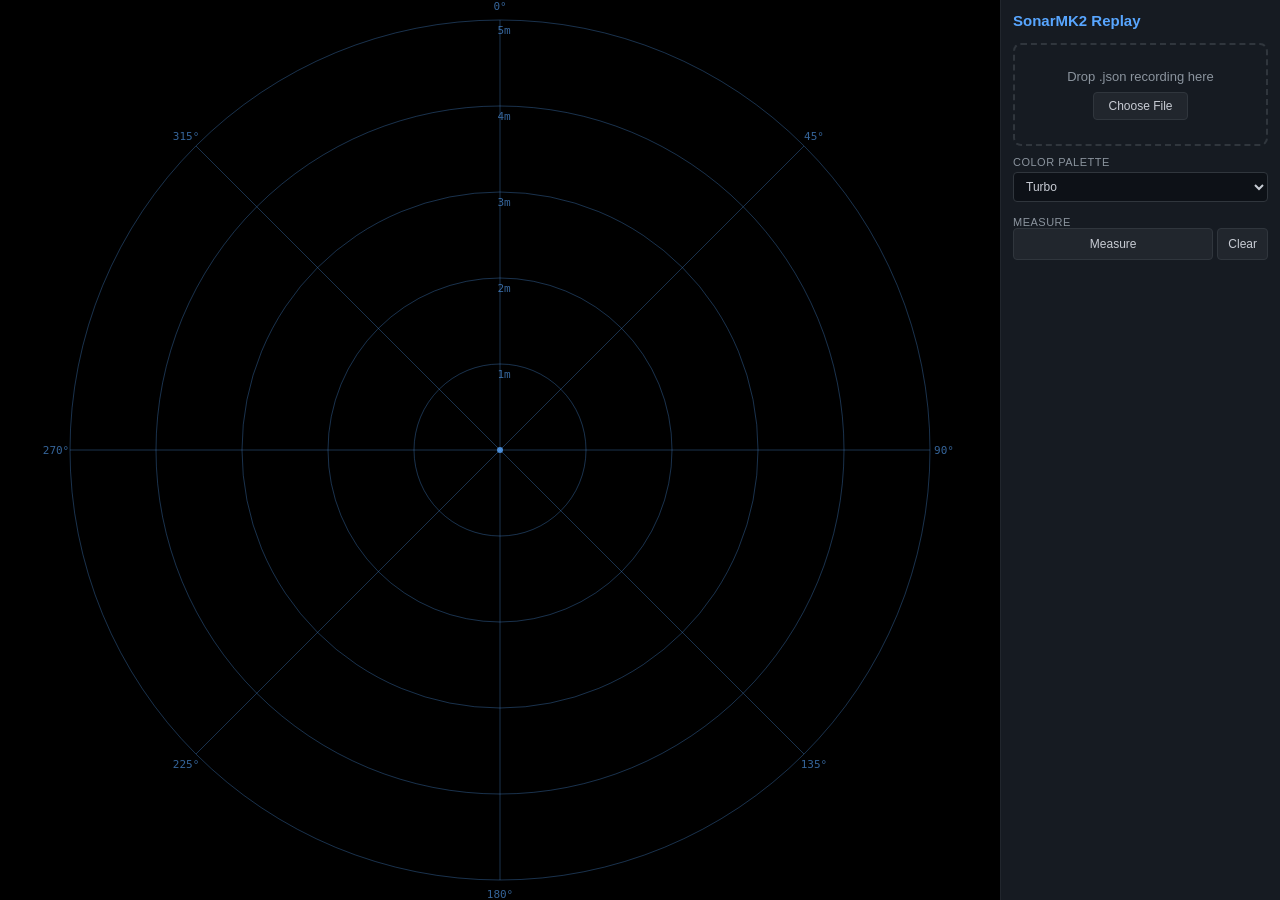
<file: Firmware/tools/replay.html>
<!DOCTYPE html>
<html lang="en">
<head>
    <meta charset="UTF-8">
    <meta name="viewport" content="width=device-width, initial-scale=1.0">
    <title>SonarMK2 Replay</title>
    <style>
        * { margin: 0; padding: 0; box-sizing: border-box; }
        body { background: #0a0e14; color: #c8ccd4; font-family: -apple-system, BlinkMacSystemFont, "Segoe UI", Helvetica, Arial, sans-serif; font-size: 13px; overflow: hidden; height: 100vh; }
        .app { display: flex; height: 100vh; }
        .main-panel { flex: 1; position: relative; background: #0d1117; }
        .main-panel canvas { width: 100%; height: 100%; display: block; }
        .sidebar { width: 280px; background: #161b22; padding: 12px; overflow-y: auto; display: flex; flex-direction: column; gap: 10px; border-left: 1px solid #21262d; }
        .sidebar h2 { font-size: 15px; color: #58a6ff; margin-bottom: 4px; }
        .file-drop { border: 2px dashed #30363d; border-radius: 8px; padding: 24px 12px; text-align: center; color: #8b949e; cursor: pointer; transition: border-color 0.2s; }
        .file-drop.dragover { border-color: #58a6ff; background: rgba(88, 166, 255, 0.05); }
        .file-drop button { background: #21262d; border: 1px solid #30363d; color: #c8ccd4; padding: 6px 14px; border-radius: 4px; cursor: pointer; margin-top: 8px; font-size: 12px; }
        .file-drop button:hover { background: #30363d; border-color: #58a6ff; }
        .info-grid { display: grid; grid-template-columns: auto 1fr; gap: 2px 8px; font-size: 12px; }
        .info-grid .label { color: #8b949e; }
        .info-grid .value { color: #c8ccd4; font-weight: 600; text-align: right; }
        .section-title { font-size: 11px; text-transform: uppercase; color: #8b949e; letter-spacing: 0.5px; margin-top: 4px; }
        .transport { display: flex; gap: 4px; align-items: center; }
        .transport button { width: 32px; height: 32px; background: #21262d; border: 1px solid #30363d; color: #c8ccd4; border-radius: 4px; cursor: pointer; font-size: 14px; display: flex; align-items: center; justify-content: center; }
        .transport button:hover { background: #30363d; border-color: #58a6ff; }
        .transport button:disabled { opacity: 0.4; cursor: default; }
        .transport button.active { background: #58a6ff; color: #0d1117; border-color: #58a6ff; }
        .transport select { background: #0d1117; border: 1px solid #30363d; color: #c8ccd4; padding: 4px 6px; border-radius: 4px; font-size: 12px; }
        .timeline { margin-top: 4px; }
        .timeline input[type="range"] { width: 100%; accent-color: #58a6ff; }
        .time-display { display: flex; justify-content: space-between; font-size: 11px; color: #8b949e; margin-top: 2px; }
        .control-group { display: flex; flex-direction: column; gap: 4px; }
        .control-group label { font-size: 11px; color: #8b949e; text-transform: uppercase; letter-spacing: 0.5px; }
        .control-group select { background: #0d1117; border: 1px solid #30363d; color: #c8ccd4; padding: 6px 8px; border-radius: 4px; font-size: 12px; }
        .measure-btn { width: 100%; height: 32px; background: #21262d; border: 1px solid #30363d; color: #c8ccd4; border-radius: 4px; cursor: pointer; font-size: 12px; }
        .measure-btn:hover { background: #30363d; border-color: #58a6ff; }
        .measure-btn.active { background: #58a6ff; color: #0d1117; border-color: #58a6ff; }
        .main-panel.measure-active canvas { cursor: crosshair; }
        .hidden { display: none !important; }
        @media (max-width: 700px) {
            .app { flex-direction: column; }
            .sidebar { width: 100%; max-height: 40vh; border-left: none; border-top: 1px solid #21262d; }
        }
    </style>
</head>
<body>
    <div class="app">
        <div class="main-panel">
            <canvas id="sonar-canvas"></canvas>
        </div>
        <div class="sidebar">
            <h2>SonarMK2 Replay</h2>

            <div class="file-drop" id="file-drop">
                Drop .json recording here
                <br>
                <button id="file-pick" type="button">Choose File</button>
                <input type="file" id="file-input" accept=".json" hidden>
            </div>

            <div id="session-info" class="hidden">
                <div class="section-title">Session</div>
                <div class="info-grid">
                    <span class="label">Date:</span><span class="value" id="r-date">--</span>
                    <span class="label">Duration:</span><span class="value" id="r-duration">--</span>
                    <span class="label">Records:</span><span class="value" id="r-records">--</span>
                    <span class="label">Range:</span><span class="value" id="r-range">--</span>
                    <span class="label">Samples:</span><span class="value" id="r-samples">--</span>
                </div>
            </div>

            <div id="playback-controls" class="hidden">
                <div class="section-title">Playback</div>
                <div class="transport">
                    <button id="btn-play" type="button" title="Play">&#x25B6;</button>
                    <button id="btn-pause" type="button" title="Pause" disabled>&#x23F8;</button>
                    <button id="btn-stop" type="button" title="Stop">&#x25A0;</button>
                    <select id="speed-select">
                        <option value="0.5">0.5x</option>
                        <option value="1" selected>1x</option>
                        <option value="2">2x</option>
                        <option value="4">4x</option>
                        <option value="10">10x</option>
                    </select>
                </div>
                <div class="timeline">
                    <input type="range" id="timeline" min="0" max="1000" value="0" step="1">
                    <div class="time-display">
                        <span id="time-current">00:00</span>
                        <span id="time-total">00:00</span>
                    </div>
                </div>
            </div>

            <div id="status-display" class="hidden">
                <div class="section-title">Sensor Data</div>
                <div class="info-grid">
                    <span class="label">Depth:</span><span class="value"><span id="r-depth">--</span> m</span>
                    <span class="label">Temp:</span><span class="value"><span id="r-temp">--</span> &deg;C</span>
                    <span class="label">Pressure:</span><span class="value"><span id="r-pres">--</span> mbar</span>
                    <span class="label">Battery:</span><span class="value"><span id="r-batt">--</span> V</span>
                    <span class="label">Scan Rate:</span><span class="value"><span id="r-scanrate">--</span> &deg;/s</span>
                </div>
            </div>

            <div id="orient-display" class="hidden">
                <div class="section-title">Orientation</div>
                <div class="info-grid">
                    <span class="label">Heading:</span><span class="value"><span id="r-heading">--</span>&deg;</span>
                    <span class="label">Pitch:</span><span class="value"><span id="r-pitch">--</span>&deg;</span>
                    <span class="label">Roll:</span><span class="value"><span id="r-roll">--</span>&deg;</span>
                </div>
            </div>

            <div class="control-group">
                <label>Color Palette</label>
                <select id="palette">
                    <option value="grayscale">Grayscale</option>
                    <option value="ocean">Ocean</option>
                    <option value="turbo" selected>Turbo</option>
                    <option value="hot">Hot</option>
                </select>
            </div>

            <div>
                <div class="section-title">Measure</div>
                <div style="display: flex; gap: 4px;">
                    <button id="measure-toggle" class="measure-btn" type="button" style="flex: 1;">Measure</button>
                    <button id="measure-clear" class="measure-btn" type="button" style="flex: 0; padding: 0 10px;">Clear</button>
                </div>
                <div id="measure-info" class="hidden" style="margin-top: 8px;">
                    <div class="info-grid">
                        <span class="label">A Bearing:</span><span class="value" id="m-a-bearing">--</span>
                        <span class="label">A Range:</span><span class="value" id="m-a-range">--</span>
                        <span class="label">B Bearing:</span><span class="value" id="m-b-bearing">--</span>
                        <span class="label">B Range:</span><span class="value" id="m-b-range">--</span>
                        <span class="label">Distance:</span><span class="value" id="m-distance">--</span>
                        <span class="label">Bearing A→B:</span><span class="value" id="m-ab-bearing">--</span>
                    </div>
                </div>
            </div>
        </div>
    </div>

<script>
(function () {
    "use strict";

    /* ---- Color Palette LUTs ---- */

    function buildPalette(fn) {
        var lut = new Uint8Array(256 * 4);
        for (var i = 0; i < 256; i++) {
            var rgba = fn(i);
            lut[i * 4]     = rgba[0];
            lut[i * 4 + 1] = rgba[1];
            lut[i * 4 + 2] = rgba[2];
            lut[i * 4 + 3] = rgba[3];
        }
        return lut;
    }

    var palettes = {
        grayscale: buildPalette(function (v) { return [v, v, v, 255]; }),
        ocean: buildPalette(function (v) {
            var t = v / 255;
            if (t < 0.5) { var s = t * 2; return [0, Math.round(s * 100), Math.round(50 + s * 205), 255]; }
            var s = (t - 0.5) * 2;
            return [Math.round(s * 255), Math.round(100 + s * 155), Math.round(255 - s * 55), 255];
        }),
        turbo: buildPalette(function (v) {
            var stops = [
                [0.00, 48, 18, 59], [0.13, 69, 91, 205], [0.25, 40, 165, 225],
                [0.38, 34, 221, 165], [0.50, 121, 252, 76], [0.63, 213, 237, 36],
                [0.75, 249, 176, 14], [0.88, 239, 90, 17], [1.00, 122, 4, 3]
            ];
            var t = v / 255, i = 0;
            while (i < stops.length - 2 && stops[i + 1][0] < t) i++;
            var s0 = stops[i], s1 = stops[i + 1], f = (t - s0[0]) / (s1[0] - s0[0]);
            return [Math.round(s0[1] + f * (s1[1] - s0[1])), Math.round(s0[2] + f * (s1[2] - s0[2])), Math.round(s0[3] + f * (s1[3] - s0[3])), 255];
        }),
        hot: buildPalette(function (v) {
            var t = v / 255;
            if (t < 0.33) return [Math.round(t / 0.33 * 255), 0, 0, 255];
            if (t < 0.66) return [255, Math.round((t - 0.33) / 0.33 * 255), 0, 255];
            return [255, 255, Math.round((t - 0.66) / 0.34 * 255), 255];
        })
    };

    var currentPalette = palettes.turbo;
    var colorLUT = new Array(256);
    function rebuildColorLUT() {
        for (var i = 0; i < 256; i++) {
            colorLUT[i] = "rgb(" + currentPalette[i * 4] + "," + currentPalette[i * 4 + 1] + "," + currentPalette[i * 4 + 2] + ")";
        }
    }
    rebuildColorLUT();

    /* ---- Canvas setup ---- */

    var canvas = document.getElementById("sonar-canvas");
    var ctx = canvas.getContext("2d");
    var MARGIN = 20;
    var W = 2, H = 2;
    var cx = 1, cy = 1, radius = 1;
    var fullCircle = true;

    var offCanvas = document.createElement("canvas");
    var offCtx = offCanvas.getContext("2d");
    function clearOffscreen() {
        offCtx.fillStyle = "#000000";
        offCtx.fillRect(0, 0, W, H);
    }

    /* ---- State ---- */

    var config = {
        gain: 1, start_angle: 0, end_angle: 399,
        num_samples: 200, transmit_frequency: 750,
        transmit_duration: 0, sample_period: 0,
        range_mm: 5000, speed_of_sound: 1500, saltwater: true
    };

    var sonarStore = new Array(400);
    var needsRedraw = true;
    var currentDepth = null;
    var compassHeading = null;

    /* ---- Measure tool state ---- */

    var measureActive = false;
    var measurePointA = null;
    var measurePointB = null;

    /* ---- Recording data ---- */

    var recordingData = null;
    var playbackState = "stopped";
    var playbackIndex = 0;
    var playbackTime = 0;
    var playbackSpeed = 1;
    var lastFrameTs = 0;

    /* ---- Gradian conversions ---- */

    var viewRotationGrad = 0;

    function gradToRad(grad) {
        return Math.PI / 2 - ((grad - viewRotationGrad) * 2 * Math.PI / 400);
    }

    function gradToArc(grad) {
        return (grad - viewRotationGrad) * 2 * Math.PI / 400 - Math.PI / 2;
    }

    /* ---- Measure tool conversions ---- */

    function pixelToWorld(px, py) {
        var dx = px - cx, dy = cy - py;
        var dist = Math.sqrt(dx * dx + dy * dy);
        if (dist > radius || dist < 1) return null;
        var mm = (dist / radius) * config.range_mm;
        var angleRad = Math.atan2(dx, dy);
        var grad = ((angleRad * 400 / (2 * Math.PI)) + viewRotationGrad + 400) % 400;
        return { grad: grad, mm: mm };
    }

    function worldToPixel(grad, mm) {
        var rad = gradToRad(grad);
        var r = (mm / config.range_mm) * radius;
        return { x: cx + Math.cos(rad) * r, y: cy - Math.sin(rad) * r };
    }

    function gradToDeg(grad) {
        return grad * 0.9;
    }

    function formatBearing(deg) {
        deg = ((deg % 360) + 360) % 360;
        return deg.toFixed(1) + "\u00B0";
    }

    function formatDistance(mm) {
        if (mm >= 1000) return (mm / 1000).toFixed(2) + " m";
        return Math.round(mm) + " mm";
    }

    function computeMeasurement() {
        if (!measurePointA || !measurePointB) return null;
        var radA = measurePointA.grad * 2 * Math.PI / 400;
        var axW = Math.sin(radA) * measurePointA.mm;
        var ayW = Math.cos(radA) * measurePointA.mm;
        var radB = measurePointB.grad * 2 * Math.PI / 400;
        var bxW = Math.sin(radB) * measurePointB.mm;
        var byW = Math.cos(radB) * measurePointB.mm;
        var dxAB = bxW - axW, dyAB = byW - ayW;
        var dist = Math.sqrt(dxAB * dxAB + dyAB * dyAB);
        var bearingAB = Math.atan2(dxAB, dyAB) * 180 / Math.PI;
        return {
            distance_mm: dist,
            bearing_a_deg: gradToDeg(measurePointA.grad),
            range_a_mm: measurePointA.mm,
            bearing_b_deg: gradToDeg(measurePointB.grad),
            range_b_mm: measurePointB.mm,
            bearing_ab_deg: bearingAB
        };
    }

    function updateMeasureInfo() {
        var infoEl = document.getElementById("measure-info");
        if (!measureActive || !measurePointA) {
            infoEl.classList.add("hidden");
            return;
        }
        infoEl.classList.remove("hidden");
        document.getElementById("m-a-bearing").textContent = formatBearing(gradToDeg(measurePointA.grad));
        document.getElementById("m-a-range").textContent = formatDistance(measurePointA.mm);
        if (!measurePointB) {
            document.getElementById("m-b-bearing").textContent = "--";
            document.getElementById("m-b-range").textContent = "--";
            document.getElementById("m-distance").textContent = "--";
            document.getElementById("m-ab-bearing").textContent = "--";
        } else {
            var m = computeMeasurement();
            document.getElementById("m-b-bearing").textContent = formatBearing(m.bearing_b_deg);
            document.getElementById("m-b-range").textContent = formatDistance(m.range_b_mm);
            document.getElementById("m-distance").textContent = formatDistance(m.distance_mm);
            document.getElementById("m-ab-bearing").textContent = formatBearing(m.bearing_ab_deg);
        }
        needsRedraw = true;
    }

    /* ---- Viewport ---- */

    function dAngleInRange(dAngle, dStart, dEnd) {
        if (dStart <= dEnd) return dAngle >= dStart && dAngle <= dEnd;
        return dAngle >= dStart || dAngle <= dEnd;
    }

    function sectorBoundingBox() {
        var dStart = config.start_angle;
        var dEnd = config.end_angle;
        var pts = [[0, 0]];
        var sA = gradToRad(dStart);
        pts.push([Math.cos(sA), -Math.sin(sA)]);
        var eA = gradToRad(dEnd);
        pts.push([Math.cos(eA), -Math.sin(eA)]);
        for (var c = 0; c < 400; c += 100) {
            if (dAngleInRange(c, dStart, dEnd)) {
                var a = gradToRad(c);
                pts.push([Math.cos(a), -Math.sin(a)]);
            }
        }
        var minX = Infinity, maxX = -Infinity, minY = Infinity, maxY = -Infinity;
        for (var i = 0; i < pts.length; i++) {
            if (pts[i][0] < minX) minX = pts[i][0];
            if (pts[i][0] > maxX) maxX = pts[i][0];
            if (pts[i][1] < minY) minY = pts[i][1];
            if (pts[i][1] > maxY) maxY = pts[i][1];
        }
        return { minX: minX, maxX: maxX, minY: minY, maxY: maxY };
    }

    function computeViewport() {
        var start = config.start_angle, end = config.end_angle;
        fullCircle = (start === 0 && end === 399);
        if (fullCircle || start === end) {
            viewRotationGrad = 0;
            cx = W / 2; cy = H / 2;
            radius = Math.min(W, H) / 2 - MARGIN;
        } else {
            var span = ((end - start) % 400 + 400) % 400;
            viewRotationGrad = (start + span / 2) % 400;
            var bb = sectorBoundingBox();
            var bbW = bb.maxX - bb.minX, bbH = bb.maxY - bb.minY;
            radius = Math.min((W - 2 * MARGIN) / bbW, (H - 2 * MARGIN) / bbH);
            var sectorPxW = bbW * radius, sectorPxH = bbH * radius;
            cx = (W - sectorPxW) / 2 + (-bb.minX) * radius;
            cy = (H - sectorPxH) / 2 + (-bb.minY) * radius;
        }
    }

    function resizeCanvas() {
        var container = document.querySelector(".main-panel");
        var availW = container.clientWidth, availH = container.clientHeight;
        if (availW < 1 || availH < 1) return;
        W = availW; H = availH;
        canvas.width = W; canvas.height = H;
        offCanvas.width = W; offCanvas.height = H;
        computeViewport();
        redrawAll();
        needsRedraw = true;
    }

    /* ---- Draw sonar data for one angle ---- */

    function drawAngle(angle, data, numSamples, dataRange) {
        var angStep = 2 * Math.PI / 400;
        var overlap = 0.004;
        var startAng = gradToArc(angle) - angStep / 2 - overlap;
        var endAng = gradToArc(angle) + angStep / 2 + overlap;

        offCtx.fillStyle = "#000000";
        offCtx.beginPath();
        offCtx.moveTo(cx, cy);
        offCtx.arc(cx, cy, radius, startAng, endAng);
        offCtx.closePath();
        offCtx.fill();

        var rangeRatio = dataRange / config.range_mm;
        var visibleSamples, drawRadius;
        if (rangeRatio >= 1) {
            visibleSamples = Math.ceil(numSamples / rangeRatio);
            drawRadius = radius;
        } else {
            visibleSamples = numSamples;
            drawRadius = rangeRatio * radius;
        }
        var rStep = drawRadius / visibleSamples;

        var s = 0;
        while (s < visibleSamples) {
            var intensity = data[s];
            if (intensity === 0) { s++; continue; }
            var runStart = s;
            while (s < visibleSamples && data[s] === intensity) s++;
            var r0 = runStart * rStep, r1 = s * rStep;
            offCtx.fillStyle = colorLUT[intensity];
            offCtx.beginPath();
            offCtx.arc(cx, cy, r1, startAng, endAng);
            if (r0 > 0) { offCtx.arc(cx, cy, r0, endAng, startAng, true); }
            else { offCtx.lineTo(cx, cy); }
            offCtx.closePath();
            offCtx.fill();
        }
        needsRedraw = true;
    }

    var suppressDraw = false;

    function storeAngle(angle, data, numSamples, rangeMm) {
        sonarStore[angle] = { data: new Uint8Array(data), numSamples: numSamples, range_mm: rangeMm };
        if (!suppressDraw) drawAngle(angle, sonarStore[angle].data, numSamples, rangeMm);
    }

    function angleInSector(angle) {
        var s = config.start_angle, e = config.end_angle;
        if (s <= e) return angle >= s && angle <= e;
        return angle >= s || angle <= e;
    }

    function redrawAll() {
        clearOffscreen();
        for (var i = 0; i < 400; i++) {
            var entry = sonarStore[i];
            if (entry && angleInSector(i)) drawAngle(i, entry.data, entry.numSamples, entry.range_mm);
        }
        needsRedraw = true;
    }

    /* ---- Grid overlay ---- */

    function drawGrid() {
        ctx.strokeStyle = "rgba(88, 166, 255, 0.3)";
        ctx.lineWidth = 1;
        ctx.font = "11px monospace";
        ctx.fillStyle = "rgba(88, 166, 255, 0.6)";
        ctx.textAlign = "center";

        var rangeM = config.range_mm / 1000;
        var ringInterval;
        if (rangeM <= 5) ringInterval = 1;
        else if (rangeM <= 10) ringInterval = 2;
        else if (rangeM <= 25) ringInterval = 5;
        else ringInterval = 10;
        var numRings = Math.floor(rangeM / ringInterval);

        if (fullCircle) {
            for (var i = 1; i <= numRings; i++) {
                var r = (i * ringInterval / rangeM) * radius;
                ctx.beginPath();
                ctx.arc(cx, cy, r, 0, 2 * Math.PI);
                ctx.stroke();
                ctx.fillText(i * ringInterval + "m", cx + 4, cy - r + 14);
            }
            var angleLabels = ["0", "45", "90", "135", "180", "225", "270", "315"];
            for (var i = 0; i < 8; i++) {
                var dGrad = i * 50;
                var a = gradToRad(dGrad);
                ctx.beginPath();
                ctx.moveTo(cx, cy);
                ctx.lineTo(cx + Math.cos(a) * radius, cy - Math.sin(a) * radius);
                ctx.stroke();
                var lx = cx + Math.cos(a) * (radius + 14);
                var ly = cy - Math.sin(a) * (radius + 14);
                ctx.fillText(angleLabels[i] + "\u00B0", lx, ly + 4);
            }
        } else {
            var dStart = config.start_angle, dEnd = config.end_angle;
            var arcStart = gradToArc(dStart), arcEnd = gradToArc(dEnd);
            for (var i = 1; i <= numRings; i++) {
                var r = (i * ringInterval / rangeM) * radius;
                ctx.beginPath();
                ctx.arc(cx, cy, r, arcStart, arcEnd, false);
                ctx.stroke();
            }
            /* Range labels along sector center (always points up after rotation) */
            var centerA = gradToRad(viewRotationGrad);
            for (var i = 1; i <= numRings; i++) {
                var r = (i * ringInterval / rangeM) * radius;
                ctx.fillText(i * ringInterval + "m", cx + Math.cos(centerA) * r + 12, cy - Math.sin(centerA) * r + 4);
            }
            /* Sector boundary lines */
            var sA = gradToRad(dStart), eA = gradToRad(dEnd);
            ctx.beginPath(); ctx.moveTo(cx, cy); ctx.lineTo(cx + Math.cos(sA) * radius, cy - Math.sin(sA) * radius); ctx.stroke();
            ctx.beginPath(); ctx.moveTo(cx, cy); ctx.lineTo(cx + Math.cos(eA) * radius, cy - Math.sin(eA) * radius); ctx.stroke();
            /* Start/end angle labels */
            var startDeg = formatBearing(gradToDeg(dStart));
            var endDeg = formatBearing(gradToDeg(dEnd));
            ctx.fillText(startDeg, cx + Math.cos(sA) * (radius + 14), cy - Math.sin(sA) * (radius + 14) + 4);
            ctx.fillText(endDeg, cx + Math.cos(eA) * (radius + 14), cy - Math.sin(eA) * (radius + 14) + 4);
            /* Forward (0°) reference line only if within sector */
            if (dAngleInRange(0, dStart, dEnd)) {
                var fwdA = gradToRad(0);
                ctx.beginPath(); ctx.moveTo(cx, cy); ctx.lineTo(cx + Math.cos(fwdA) * radius, cy - Math.sin(fwdA) * radius); ctx.stroke();
                ctx.fillText("0\u00B0", cx + Math.cos(fwdA) * (radius + 14), cy - Math.sin(fwdA) * (radius + 14) + 4);
            }
        }

        ctx.fillStyle = "rgba(88, 166, 255, 0.8)";
        ctx.beginPath();
        ctx.arc(cx, cy, 3, 0, 2 * Math.PI);
        ctx.fill();
    }

    /* ---- Overlay ---- */

    function drawOverlay() {
        ctx.font = "bold 14px monospace";
        ctx.fillStyle = "rgba(200, 204, 212, 0.7)";
        ctx.textAlign = "left";
        ctx.textBaseline = "top";
        if (currentDepth !== null) {
            ctx.fillText("Depth: " + currentDepth.toFixed(2) + " m", 8, 8);
        }
        if (compassHeading !== null) {
            ctx.textAlign = "right";
            var hdg = ("00" + Math.round(compassHeading)).slice(-3);
            ctx.fillText("HDG " + hdg + "\u00B0", W - 8, 8);
        }
        if (recordingData && playbackState !== "stopped") {
            ctx.textAlign = "left";
            ctx.font = "11px monospace";
            ctx.fillStyle = "rgba(200, 204, 212, 0.5)";
            ctx.fillText(formatTime(playbackTime) + " / " + formatTime(recordingData.duration_ms), 8, 28);
        }
    }

    /* ---- Measure tool drawing ---- */

    function drawLabel(text, x, y) {
        ctx.font = "bold 12px monospace";
        ctx.textAlign = "left";
        ctx.textBaseline = "bottom";
        ctx.lineWidth = 3;
        ctx.strokeStyle = "#000";
        ctx.strokeText(text, x, y);
        ctx.fillStyle = "#ff6b6b";
        ctx.fillText(text, x, y);
    }

    function drawCrosshair(x, y) {
        var size = 8;
        ctx.strokeStyle = "#ff6b6b";
        ctx.lineWidth = 2;
        ctx.beginPath();
        ctx.moveTo(x - size, y); ctx.lineTo(x + size, y);
        ctx.moveTo(x, y - size); ctx.lineTo(x, y + size);
        ctx.stroke();
    }

    function drawMeasure() {
        if (!measureActive) return;
        if (measurePointA) {
            var pA = worldToPixel(measurePointA.grad, measurePointA.mm);
            drawCrosshair(pA.x, pA.y);
            drawLabel("A", pA.x + 10, pA.y - 6);
        }
        if (measurePointB) {
            var pB = worldToPixel(measurePointB.grad, measurePointB.mm);
            drawCrosshair(pB.x, pB.y);
            drawLabel("B", pB.x + 10, pB.y - 6);
            if (measurePointA) {
                var pA2 = worldToPixel(measurePointA.grad, measurePointA.mm);
                ctx.strokeStyle = "#ff6b6b";
                ctx.lineWidth = 1.5;
                ctx.setLineDash([6, 4]);
                ctx.beginPath();
                ctx.moveTo(pA2.x, pA2.y);
                ctx.lineTo(pB.x, pB.y);
                ctx.stroke();
                ctx.setLineDash([]);
                var mx = (pA2.x + pB.x) / 2, my = (pA2.y + pB.y) / 2;
                var m = computeMeasurement();
                if (m) {
                    var distText = formatDistance(m.distance_mm);
                    ctx.font = "bold 12px monospace";
                    ctx.textAlign = "center";
                    ctx.textBaseline = "bottom";
                    ctx.lineWidth = 3;
                    ctx.strokeStyle = "#000";
                    ctx.strokeText(distText, mx, my - 6);
                    ctx.fillStyle = "#ff6b6b";
                    ctx.fillText(distText, mx, my - 6);
                }
            }
        }
    }

    /* ---- Render loop ---- */

    function render() {
        if (needsRedraw) {
            ctx.fillStyle = "#0d1117";
            ctx.fillRect(0, 0, W, H);
            ctx.drawImage(offCanvas, 0, 0);
            drawGrid();
            drawOverlay();
            drawMeasure();
            needsRedraw = false;
        }
        requestAnimationFrame(render);
    }

    /* ---- Base64 decode ---- */

    function base64ToUint8(b64) {
        var bin = atob(b64);
        var u8 = new Uint8Array(bin.length);
        for (var i = 0; i < bin.length; i++) u8[i] = bin.charCodeAt(i);
        return u8;
    }

    /* ---- Time formatting ---- */

    function formatTime(ms) {
        var totalSec = Math.floor(ms / 1000);
        var m = Math.floor(totalSec / 60);
        var s = totalSec % 60;
        return ("0" + m).slice(-2) + ":" + ("0" + s).slice(-2);
    }

    function formatDate(ts) {
        var d = new Date(ts);
        return d.toLocaleString();
    }

    /* ---- File loading ---- */

    function loadRecording(jsonText) {
        try {
            var data = JSON.parse(jsonText);
        } catch (e) {
            alert("Invalid JSON file");
            return;
        }
        if (data.version !== 1) { alert("Unsupported recording version: " + data.version); return; }
        if (!data.records || !data.records.length) { alert("Recording contains no data"); return; }

        recordingData = data;
        config = JSON.parse(JSON.stringify(data.initial_config));
        sonarStore = new Array(400);
        playbackIndex = 0;
        playbackTime = 0;
        playbackState = "stopped";
        currentDepth = null;
        compassHeading = null;
        measurePointA = null;
        measurePointB = null;
        updateMeasureInfo();

        computeViewport();
        clearOffscreen();
        redrawAll();

        /* Update session info */
        document.getElementById("r-date").textContent = formatDate(data.start_time);
        document.getElementById("r-duration").textContent = formatTime(data.duration_ms);
        document.getElementById("r-records").textContent = data.records.length;
        document.getElementById("r-range").textContent = (data.initial_config.range_mm / 1000) + " m";
        document.getElementById("r-samples").textContent = data.initial_config.num_samples;

        /* Update timeline */
        document.getElementById("timeline").max = data.duration_ms;
        document.getElementById("timeline").value = 0;
        document.getElementById("time-current").textContent = "00:00";
        document.getElementById("time-total").textContent = formatTime(data.duration_ms);

        /* Show panels */
        document.getElementById("session-info").classList.remove("hidden");
        document.getElementById("playback-controls").classList.remove("hidden");
        document.getElementById("status-display").classList.remove("hidden");
        document.getElementById("orient-display").classList.remove("hidden");
        document.getElementById("file-drop").classList.add("hidden");

        /* Reset transport buttons */
        document.getElementById("btn-play").disabled = false;
        document.getElementById("btn-pause").disabled = true;

        needsRedraw = true;
    }

    /* ---- Playback engine ---- */

    function processRecord(rec) {
        if (rec.type === "sonar") {
            var data = base64ToUint8(rec.intensity);
            storeAngle(rec.angle, data, rec.num_samples, rec.range_mm);
            if (rec.heading !== null && rec.heading !== undefined) {
                compassHeading = rec.heading;
                document.getElementById("r-heading").textContent = rec.heading.toFixed(1);
            }
            if (rec.pitch !== null && rec.pitch !== undefined) {
                document.getElementById("r-pitch").textContent = rec.pitch.toFixed(1);
            }
            if (rec.roll !== null && rec.roll !== undefined) {
                document.getElementById("r-roll").textContent = rec.roll.toFixed(1);
            }
        } else if (rec.type === "status") {
            if (rec.depth_m !== undefined) {
                currentDepth = rec.depth_m;
                document.getElementById("r-depth").textContent = rec.depth_m.toFixed(2);
            }
            if (rec.temp_c !== undefined) document.getElementById("r-temp").textContent = rec.temp_c.toFixed(1);
            if (rec.pressure_mbar !== undefined) document.getElementById("r-pres").textContent = rec.pressure_mbar.toFixed(1);
            if (rec.batt_mv !== undefined) document.getElementById("r-batt").textContent = (rec.batt_mv / 1000).toFixed(1);
            if (rec.scan_rate !== undefined) document.getElementById("r-scanrate").textContent = (rec.scan_rate * 0.9).toFixed(1);
        } else if (rec.type === "config") {
            var keys = Object.keys(rec);
            for (var i = 0; i < keys.length; i++) {
                if (keys[i] !== "t" && keys[i] !== "type") {
                    config[keys[i]] = rec[keys[i]];
                }
            }
            if (!suppressDraw) {
                computeViewport();
                redrawAll();
            }
            document.getElementById("r-range").textContent = (config.range_mm / 1000) + " m";
            document.getElementById("r-samples").textContent = config.num_samples;
        }
    }

    function playbackTick(now) {
        if (playbackState !== "playing") return;

        var dt = (now - lastFrameTs) * playbackSpeed;
        lastFrameTs = now;

        /* Cap dt to avoid huge jumps on tab switch */
        if (dt > 500) dt = 500;

        playbackTime += dt;

        var records = recordingData.records;
        var processed = 0;
        while (playbackIndex < records.length && records[playbackIndex].t <= playbackTime) {
            processRecord(records[playbackIndex]);
            playbackIndex++;
            processed++;
            /* Process in batches to avoid freezing at high speeds */
            if (processed > 50) {
                playbackTime = records[playbackIndex - 1].t;
                break;
            }
        }

        document.getElementById("timeline").value = playbackTime;
        document.getElementById("time-current").textContent = formatTime(playbackTime);

        if (playbackIndex >= records.length) {
            playbackState = "stopped";
            document.getElementById("btn-play").disabled = false;
            document.getElementById("btn-pause").disabled = true;
            return;
        }

        requestAnimationFrame(playbackTick);
    }

    function seekTo(timeMs) {
        sonarStore = new Array(400);
        config = JSON.parse(JSON.stringify(recordingData.initial_config));
        currentDepth = null;
        compassHeading = null;
        playbackIndex = 0;

        suppressDraw = true;
        var records = recordingData.records;
        while (playbackIndex < records.length && records[playbackIndex].t <= timeMs) {
            processRecord(records[playbackIndex]);
            playbackIndex++;
        }
        suppressDraw = false;

        computeViewport();
        clearOffscreen();
        redrawAll();
        playbackTime = timeMs;
        document.getElementById("timeline").value = timeMs;
        document.getElementById("time-current").textContent = formatTime(timeMs);
        needsRedraw = true;
    }

    /* ---- Transport controls ---- */

    document.getElementById("btn-play").addEventListener("click", function () {
        if (!recordingData) return;
        if (playbackIndex >= recordingData.records.length) {
            /* Restart from beginning */
            seekTo(0);
        }
        playbackState = "playing";
        lastFrameTs = performance.now();
        this.disabled = true;
        document.getElementById("btn-pause").disabled = false;
        requestAnimationFrame(playbackTick);
    });

    document.getElementById("btn-pause").addEventListener("click", function () {
        playbackState = "paused";
        this.disabled = true;
        document.getElementById("btn-play").disabled = false;
    });

    document.getElementById("btn-stop").addEventListener("click", function () {
        playbackState = "stopped";
        document.getElementById("btn-play").disabled = false;
        document.getElementById("btn-pause").disabled = true;
        if (recordingData) seekTo(0);
    });

    document.getElementById("speed-select").addEventListener("change", function () {
        playbackSpeed = parseFloat(this.value);
    });

    /* Timeline scrubbing */
    var seekDebounce = null;
    document.getElementById("timeline").addEventListener("input", function () {
        var val = parseFloat(this.value);
        document.getElementById("time-current").textContent = formatTime(val);
        if (seekDebounce) clearTimeout(seekDebounce);
        seekDebounce = setTimeout(function () {
            seekTo(val);
        }, 100);
    });

    /* ---- Palette switching ---- */

    document.getElementById("palette").addEventListener("change", function () {
        currentPalette = palettes[this.value];
        rebuildColorLUT();
        if (recordingData) redrawAll();
    });

    /* ---- File drop / pick ---- */

    var dropZone = document.getElementById("file-drop");
    dropZone.addEventListener("dragover", function (e) {
        e.preventDefault();
        e.stopPropagation();
        this.classList.add("dragover");
    });
    dropZone.addEventListener("dragleave", function (e) {
        e.preventDefault();
        this.classList.remove("dragover");
    });
    dropZone.addEventListener("drop", function (e) {
        e.preventDefault();
        e.stopPropagation();
        this.classList.remove("dragover");
        var file = e.dataTransfer.files[0];
        if (file) readFile(file);
    });
    document.getElementById("file-pick").addEventListener("click", function () {
        document.getElementById("file-input").click();
    });
    document.getElementById("file-input").addEventListener("change", function () {
        if (this.files[0]) readFile(this.files[0]);
    });

    function readFile(file) {
        var reader = new FileReader();
        reader.onload = function (e) { loadRecording(e.target.result); };
        reader.readAsText(file);
    }

    /* ---- Measure tool interaction ---- */

    document.getElementById("measure-toggle").addEventListener("click", function () {
        measureActive = !measureActive;
        this.classList.toggle("active", measureActive);
        document.querySelector(".main-panel").classList.toggle("measure-active", measureActive);
        if (!measureActive) {
            measurePointA = null;
            measurePointB = null;
            updateMeasureInfo();
            needsRedraw = true;
        }
    });

    document.getElementById("measure-clear").addEventListener("click", function () {
        measurePointA = null;
        measurePointB = null;
        updateMeasureInfo();
        needsRedraw = true;
    });

    canvas.addEventListener("click", function (e) {
        if (!measureActive) return;
        var rect = canvas.getBoundingClientRect();
        var px = e.clientX - rect.left;
        var py = e.clientY - rect.top;
        var world = pixelToWorld(px, py);
        if (!world) return;
        if (!measurePointA || measurePointB) {
            measurePointA = world;
            measurePointB = null;
        } else {
            measurePointB = world;
        }
        updateMeasureInfo();
        needsRedraw = true;
    });

    document.addEventListener("keydown", function (e) {
        if (e.key === "Escape" && measureActive) {
            measureActive = false;
            measurePointA = null;
            measurePointB = null;
            document.getElementById("measure-toggle").classList.remove("active");
            document.querySelector(".main-panel").classList.remove("measure-active");
            updateMeasureInfo();
            needsRedraw = true;
        }
    });

    /* ---- Init ---- */

    resizeCanvas();
    requestAnimationFrame(render);

    var resizeTimer = null;
    window.addEventListener("resize", function () {
        if (resizeTimer) clearTimeout(resizeTimer);
        resizeTimer = setTimeout(resizeCanvas, 100);
    });

})();
</script>
</body>
</html>
</file>
<file: Firmware/web/style.css>
* {
    margin: 0;
    padding: 0;
    box-sizing: border-box;
}

body {
    background: #0a0e14;
    color: #c8ccd4;
    font-family: -apple-system, BlinkMacSystemFont, "Segoe UI", Roboto, monospace;
    font-size: 14px;
    overflow: hidden;
    height: 100vh;
    height: 100dvh;
    display: flex;
    flex-direction: column;
}

.app {
    display: flex;
    flex: 1;
    overflow: hidden;
}

.main-panel {
    flex: 1;
    background: #0d1117;
    min-width: 0;
    min-height: 0;
    overflow: hidden;
}

#sonar-canvas {
    display: block;
    width: 100%;
    height: 100%;
}

/* Floating buttons — shared base */
.float-btn {
    position: fixed;
    bottom: 42px;
    z-index: 100;
    width: 36px;
    height: 36px;
    background: rgba(22, 27, 34, 0.85);
    border: 1px solid #30363d;
    border-radius: 6px;
    cursor: pointer;
    display: flex;
    align-items: center;
    justify-content: center;
    padding: 0;
}

.float-btn:hover {
    background: rgba(33, 38, 45, 0.95);
    border-color: #58a6ff;
}

/* Test pattern button — bottom-left */
.test-btn {
    left: 8px;
    color: #8b949e;
    font-size: 10px;
    font-weight: 700;
    font-family: inherit;
    letter-spacing: -0.5px;
}

.test-btn:active {
    background: #58a6ff;
    color: #0d1117;
    border-color: #58a6ff;
}

/* Hamburger menu toggle — bottom-right */
.menu-toggle {
    right: 268px;
    flex-direction: column;
    gap: 4px;
    transition: right 0.25s ease;
}

.menu-toggle span {
    display: block;
    width: 18px;
    height: 2px;
    background: #c8ccd4;
    border-radius: 1px;
    transition: transform 0.25s ease, opacity 0.25s ease;
}

/* Menu open (default): show X */
.menu-toggle span:nth-child(1) {
    transform: translateY(6px) rotate(45deg);
}
.menu-toggle span:nth-child(2) {
    opacity: 0;
}
.menu-toggle span:nth-child(3) {
    transform: translateY(-6px) rotate(-45deg);
}

/* Menu closed (.menu-hidden): show hamburger lines */
.menu-hidden .menu-toggle {
    right: 8px;
}
.menu-hidden .menu-toggle span:nth-child(1) {
    transform: none;
}
.menu-hidden .menu-toggle span:nth-child(2) {
    opacity: 1;
}
.menu-hidden .menu-toggle span:nth-child(3) {
    transform: none;
}

.control-panel {
    width: 260px;
    background: #161b22;
    padding: 16px;
    overflow-y: auto;
    border-left: 1px solid #30363d;
    flex-shrink: 0;
    transition: width 0.25s ease, padding 0.25s ease, border-width 0.25s ease;
}

.menu-hidden .control-panel {
    width: 0;
    padding: 0;
    overflow: hidden;
    border-left-width: 0;
}

.control-panel h2 {
    font-size: 16px;
    color: #58a6ff;
    margin-bottom: 12px;
    display: flex;
    align-items: center;
    gap: 8px;
}

.indicator {
    display: inline-block;
    width: 10px;
    height: 10px;
    border-radius: 50%;
}

.indicator.connected {
    background: #3fb950;
    box-shadow: 0 0 6px #3fb950;
}

.indicator.disconnected {
    background: #f85149;
    box-shadow: 0 0 6px #f85149;
}

.control-group {
    margin-bottom: 8px;
}

.inline-row {
    display: flex;
    gap: 8px;
    margin-bottom: 8px;
}

.inline-row .control-group {
    flex: 1;
    margin-bottom: 0;
    min-width: 0;
}

.param-display {
    display: grid;
    grid-template-columns: 1fr 1fr;
    gap: 2px 8px;
    align-items: baseline;
}

.param-display label {
    margin-bottom: 0;
}

.param-value {
    font-size: 13px;
    color: #58a6ff;
    text-align: right;
}

.control-group label {
    display: block;
    font-size: 11px;
    color: #8b949e;
    margin-bottom: 4px;
    text-transform: uppercase;
    letter-spacing: 0.5px;
}

.control-group input[type="range"] {
    width: calc(100% - 40px);
    vertical-align: middle;
    accent-color: #58a6ff;
}

.control-group input[type="range"] + span {
    display: inline-block;
    width: 36px;
    text-align: right;
    font-size: 12px;
    color: #58a6ff;
}

.radio-group {
    display: flex;
    gap: 2px;
}

.radio-group label {
    display: block;
    flex: 1;
    text-align: center;
    padding: 6px 0;
    background: #0d1117;
    border: 1px solid #30363d;
    color: #8b949e;
    font-size: 12px;
    text-transform: none;
    letter-spacing: 0;
    cursor: pointer;
    margin-bottom: 0;
}

.radio-group label:first-child {
    border-radius: 4px 0 0 4px;
}

.radio-group label:last-child {
    border-radius: 0 4px 4px 0;
}

.radio-group input[type="radio"] {
    display: none;
}

.radio-group input[type="radio"]:checked + label,
.radio-group label:has(input[type="radio"]:checked) {
    background: #58a6ff;
    color: #0d1117;
    border-color: #58a6ff;
    font-weight: 600;
}

.control-group button {
    width: 100%;
    background: #21262d;
    border: 1px solid #30363d;
    color: #c8ccd4;
    padding: 8px;
    border-radius: 4px;
    font-size: 13px;
    cursor: pointer;
}

.control-group button:hover {
    background: #30363d;
    border-color: #58a6ff;
}

.control-group button:active {
    background: #58a6ff;
    color: #0d1117;
}

.control-group input[type="number"],
.control-group select {
    width: 100%;
    background: #0d1117;
    border: 1px solid #30363d;
    color: #c8ccd4;
    padding: 6px 8px;
    border-radius: 4px;
    font-size: 13px;
}

.control-group input[type="number"]:focus,
.control-group select:focus {
    outline: none;
    border-color: #58a6ff;
}

/* Advanced section (collapsible) */
.advanced-section {
    margin-bottom: 8px;
    border: 1px solid #30363d;
    border-radius: 4px;
    overflow: hidden;
}

.advanced-section summary {
    display: block;
    padding: 6px 10px;
    background: #21262d;
    color: #8b949e;
    font-size: 11px;
    text-transform: uppercase;
    letter-spacing: 0.5px;
    cursor: pointer;
    user-select: none;
    list-style: none;
}

.advanced-section summary::-webkit-details-marker {
    display: none;
}

.advanced-section summary::after {
    content: "\25B6";
    float: right;
    font-size: 9px;
    transition: transform 0.2s ease;
}

.advanced-section[open] summary::after {
    transform: rotate(90deg);
}

.advanced-section .adv-content {
    padding: 8px 10px 4px;
    background: #161b22;
}

/* Mirror / Compass checkbox styling */
.mirror-label,
.compass-label {
    display: flex !important;
    align-items: center;
    gap: 8px;
    cursor: pointer;
    padding: 4px 0;
}

.mirror-label input[type="checkbox"],
.compass-label input[type="checkbox"] {
    width: 16px;
    height: 16px;
    accent-color: #58a6ff;
    margin: 0;
}

.sound-mode .sector-hide {
    display: none;
}

/* Reset button pair */
.reset-buttons {
    display: flex;
    gap: 4px;
}

.reset-buttons button {
    flex: 1;
}

.status-bar {
    background: #161b22;
    border-top: 1px solid #30363d;
    padding: 6px 16px;
    display: flex;
    gap: 24px;
    font-size: 12px;
    flex-shrink: 0;
}

.status-bar span {
    color: #8b949e;
}

.status-bar b {
    color: #c8ccd4;
    font-weight: 600;
}

.status-btn {
    background: #21262d;
    border: 1px solid #30363d;
    color: #8b949e;
    padding: 1px 6px;
    border-radius: 3px;
    font-size: 11px;
    cursor: pointer;
    margin-left: 4px;
}
.status-btn:hover { background: #30363d; border-color: #58a6ff; color: #c8ccd4; }
.status-btn:active { background: #58a6ff; color: #0d1117; }

@media (max-width: 700px) {
    .app {
        flex-direction: column;
    }
    .menu-toggle {
        right: 8px;
    }
    .menu-hidden .menu-toggle {
        right: 8px;
    }
    .control-panel {
        width: 100%;
        border-left: none;
        border-top: 1px solid #30363d;
        max-height: 40vh;
        transition: max-height 0.25s ease, padding 0.25s ease, border-width 0.25s ease;
    }
    .menu-hidden .control-panel {
        width: 100%;
        max-height: 0;
        padding: 0 16px;
        border-top-width: 0;
    }
    .status-bar {
        flex-wrap: wrap;
        gap: 8px;
        padding: 4px 12px;
        font-size: 11px;
    }
}

/* Recording indicator */
.rec-dot {
    display: inline-block;
    width: 8px;
    height: 8px;
    border-radius: 50%;
    background: #f85149;
    box-shadow: 0 0 6px #f85149;
    animation: rec-blink 1s ease-in-out infinite;
    vertical-align: middle;
    margin-right: 2px;
}

@keyframes rec-blink {
    0%, 100% { opacity: 1; }
    50% { opacity: 0.3; }
}

/* Session list */
.session-list {
    max-height: 200px;
    overflow-y: auto;
}

.session-empty {
    color: #8b949e;
    font-size: 12px;
    text-align: center;
    padding: 8px 0;
}

.session-item {
    display: flex;
    align-items: center;
    justify-content: space-between;
    padding: 6px 0;
    border-bottom: 1px solid #21262d;
}

.session-item:last-child {
    border-bottom: none;
}

.session-info {
    display: flex;
    flex-direction: column;
    gap: 1px;
    min-width: 0;
}

.session-date {
    font-size: 12px;
    color: #c8ccd4;
}

.session-meta {
    font-size: 10px;
    color: #8b949e;
}

.session-actions {
    display: flex;
    gap: 4px;
    flex-shrink: 0;
}

.session-actions button {
    width: 28px;
    height: 28px;
    padding: 0;
    font-size: 14px;
    background: #21262d;
    border: 1px solid #30363d;
    color: #8b949e;
    border-radius: 4px;
    cursor: pointer;
    display: flex;
    align-items: center;
    justify-content: center;
}

.session-actions button:hover {
    background: #30363d;
    border-color: #58a6ff;
    color: #c8ccd4;
}

.session-del:hover {
    border-color: #f85149 !important;
    color: #f85149 !important;
}
</file>
